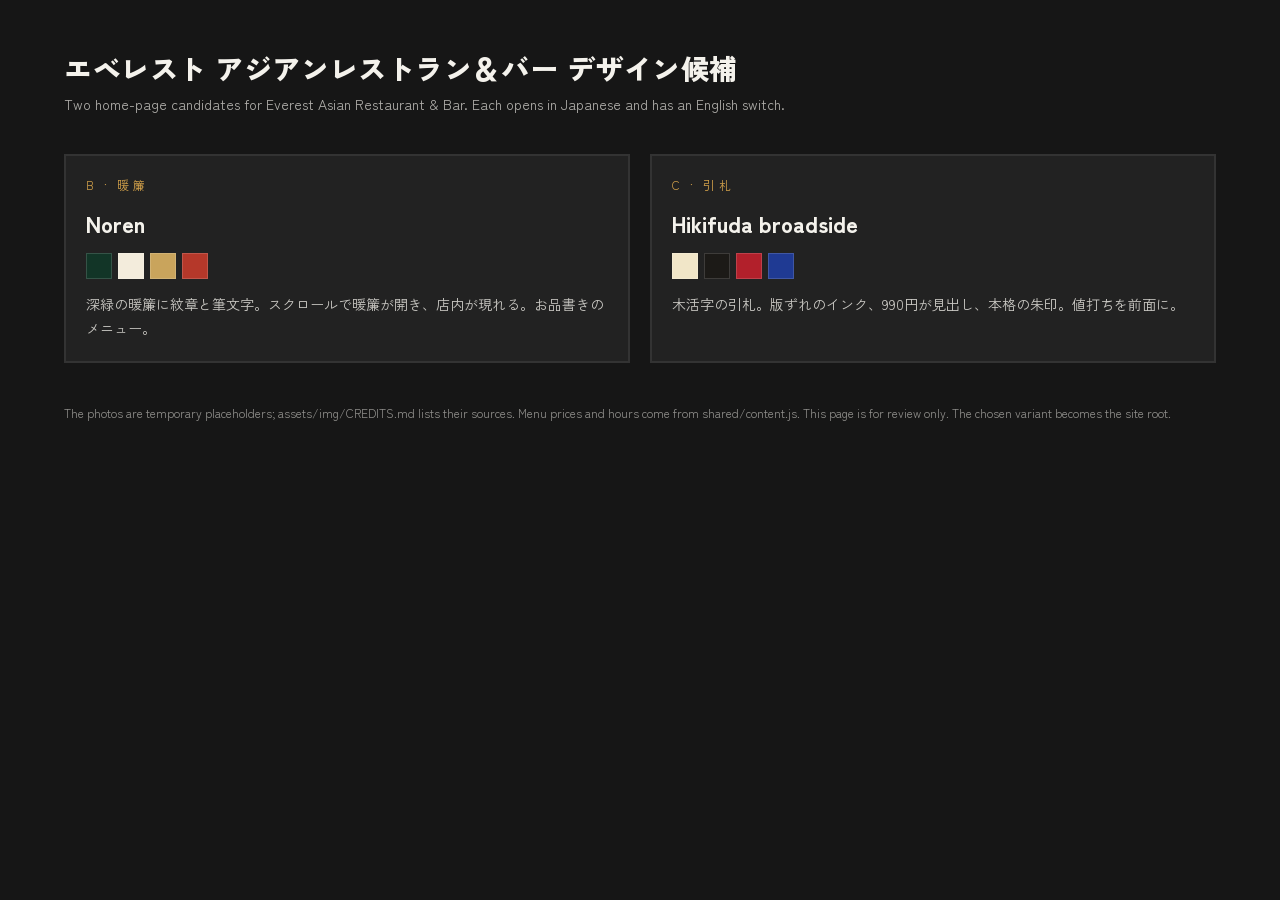
<file: index.html>
<!doctype html>
<html lang="ja">
<head>
<meta charset="utf-8">
<meta name="viewport" content="width=device-width, initial-scale=1">
<title>Everest design candidates</title>
<meta name="robots" content="noindex">
<link rel="icon" href="assets/img/logo.png">
<link href="https://fonts.googleapis.com/css2?family=Zen+Kaku+Gothic+New:wght@400;700;900&display=swap" rel="stylesheet">
<style>
*{box-sizing:border-box}body{margin:0;background:#161616;color:#F4F2EC;font-family:"Zen Kaku Gothic New",system-ui,sans-serif;-webkit-font-smoothing:antialiased}
.wrap{max-width:1200px;margin:0 auto;padding:48px 24px 80px}
h1{margin:0 0 6px;font-size:28px;font-weight:900;letter-spacing:.02em}
.sub{margin:0 0 40px;font-size:14px;opacity:.7}
.grid{display:grid;grid-template-columns:repeat(auto-fit,minmax(300px,1fr));gap:20px}
a.card{display:flex;flex-direction:column;gap:14px;padding:20px;background:#222;color:inherit;text-decoration:none;border:2px solid #333;transition:border-color .12s,transform .12s}
a.card:hover{border-color:#CE9E49;transform:translateY(-2px)}
.k{font-size:12px;letter-spacing:.3em;color:#CE9E49}
.t{font-size:22px;font-weight:900}
.d{font-size:14px;line-height:1.7;opacity:.8}
.sw{display:flex;gap:6px}.sw span{width:26px;height:26px;border:1px solid rgba(255,255,255,.15)}
.foot{margin-top:40px;font-size:12px;opacity:.55;line-height:1.7}
</style>
</head>
<body>
<div class="wrap">
  <h1>エベレスト アジアンレストラン＆バー デザイン候補</h1>
  <p class="sub">Two home-page candidates for Everest Asian Restaurant &amp; Bar. Each opens in Japanese and has an English switch.</p>
  <div class="grid">
    <a class="card" href="b/"><span class="k">B · 暖簾</span><span class="t">Noren</span><span class="sw"><span style="background:#123527"></span><span style="background:#F3ECDC"></span><span style="background:#C9A45C"></span><span style="background:#B5382A"></span></span><span class="d">深緑の暖簾に紋章と筆文字。スクロールで暖簾が開き、店内が現れる。お品書きのメニュー。</span></a>
    <a class="card" href="c/"><span class="k">C · 引札</span><span class="t">Hikifuda broadside</span><span class="sw"><span style="background:#F1E6C8"></span><span style="background:#1C1A17"></span><span style="background:#B2202B"></span><span style="background:#1F3A93"></span></span><span class="d">木活字の引札。版ずれのインク、990円が見出し、本格の朱印。値打ちを前面に。</span></a>
  </div>
  <p class="foot">The photos are temporary placeholders; assets/img/CREDITS.md lists their sources. Menu prices and hours come from shared/content.js. This page is for review only. The chosen variant becomes the site root.</p>
</div>
</body>
</html>
</file>
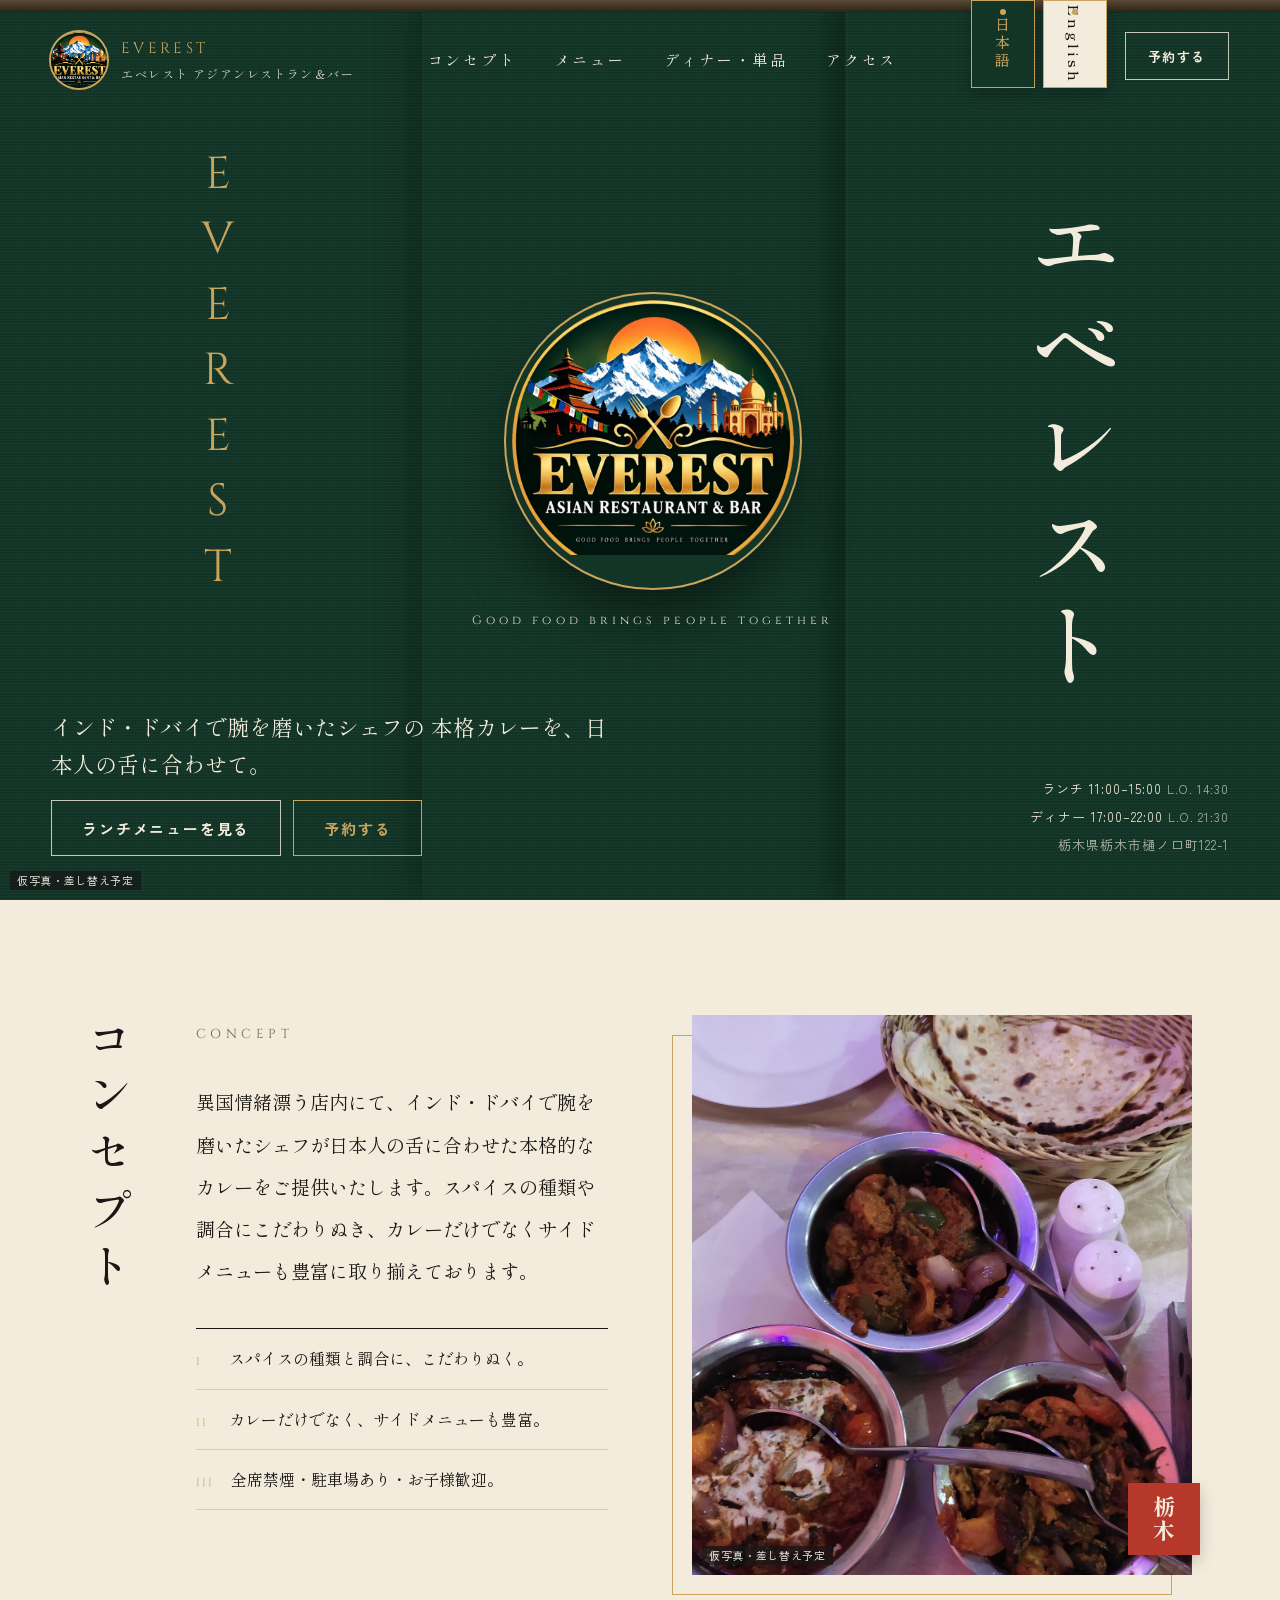
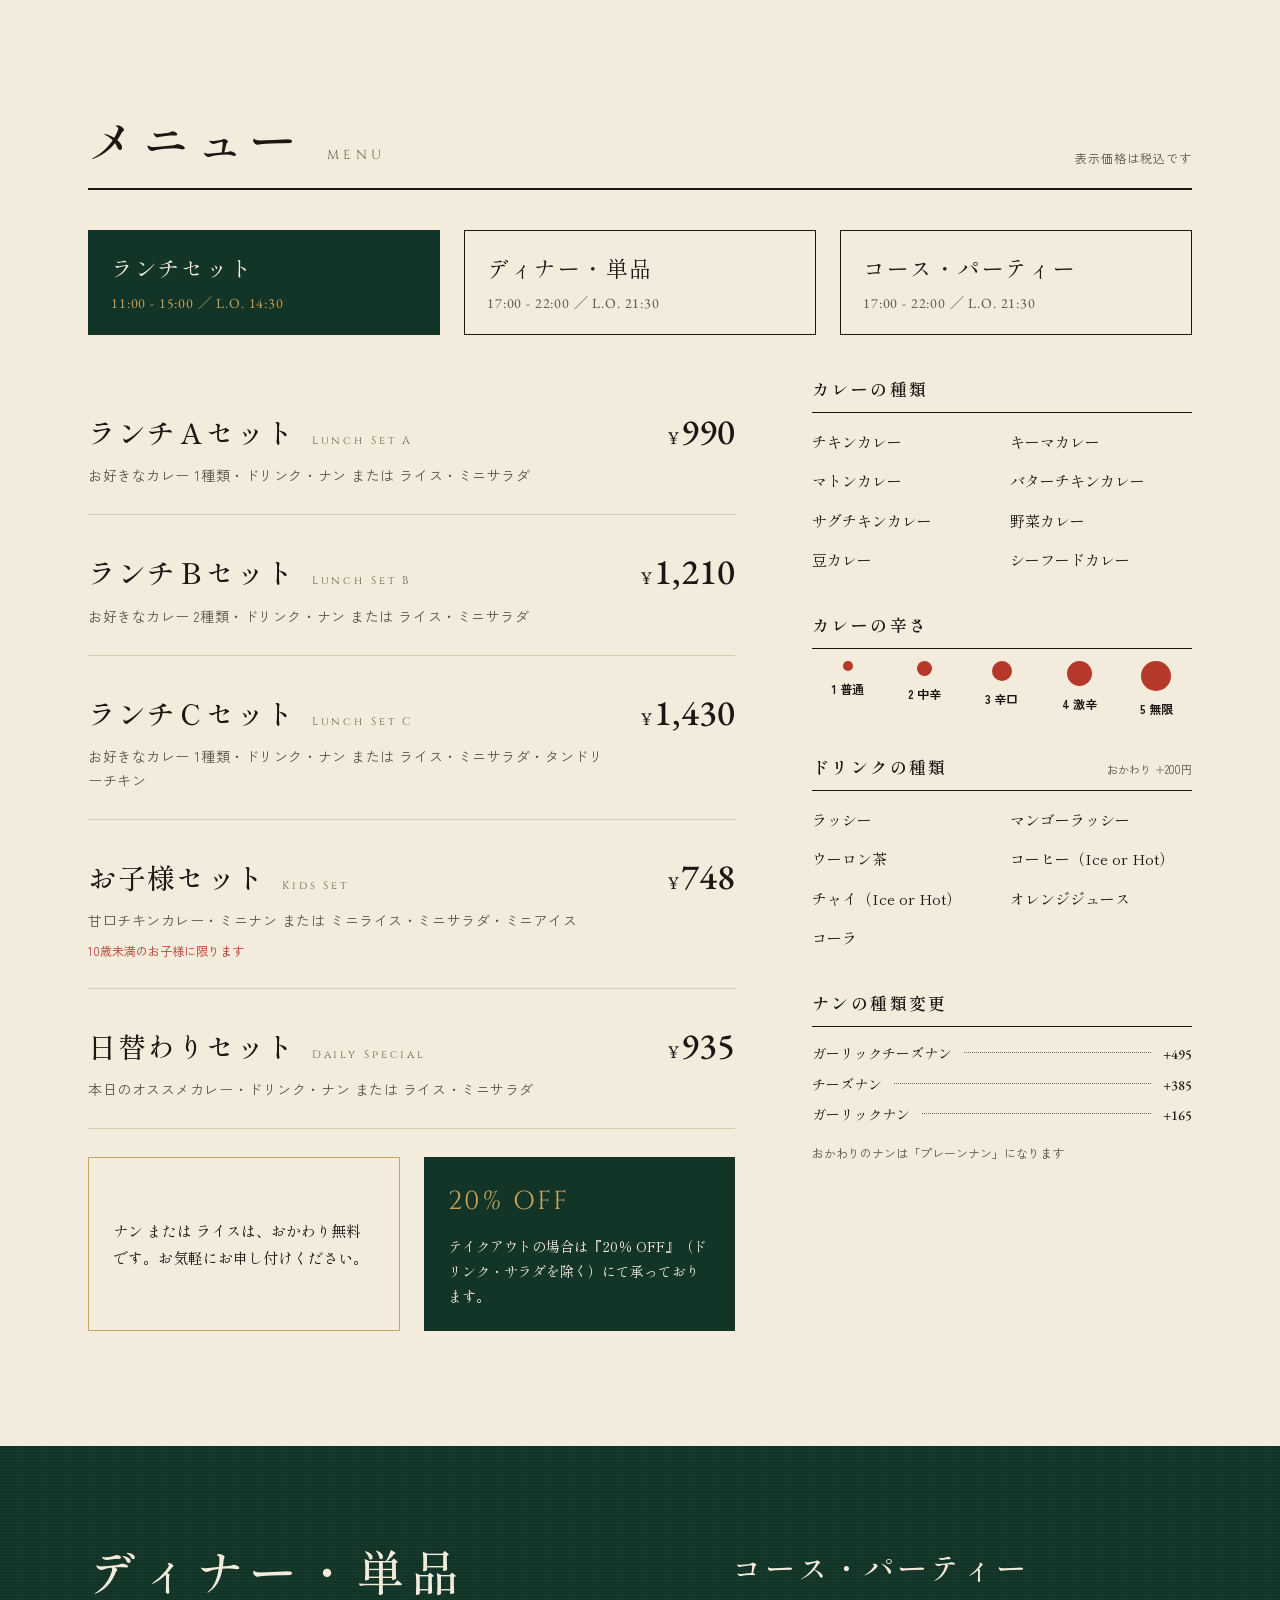
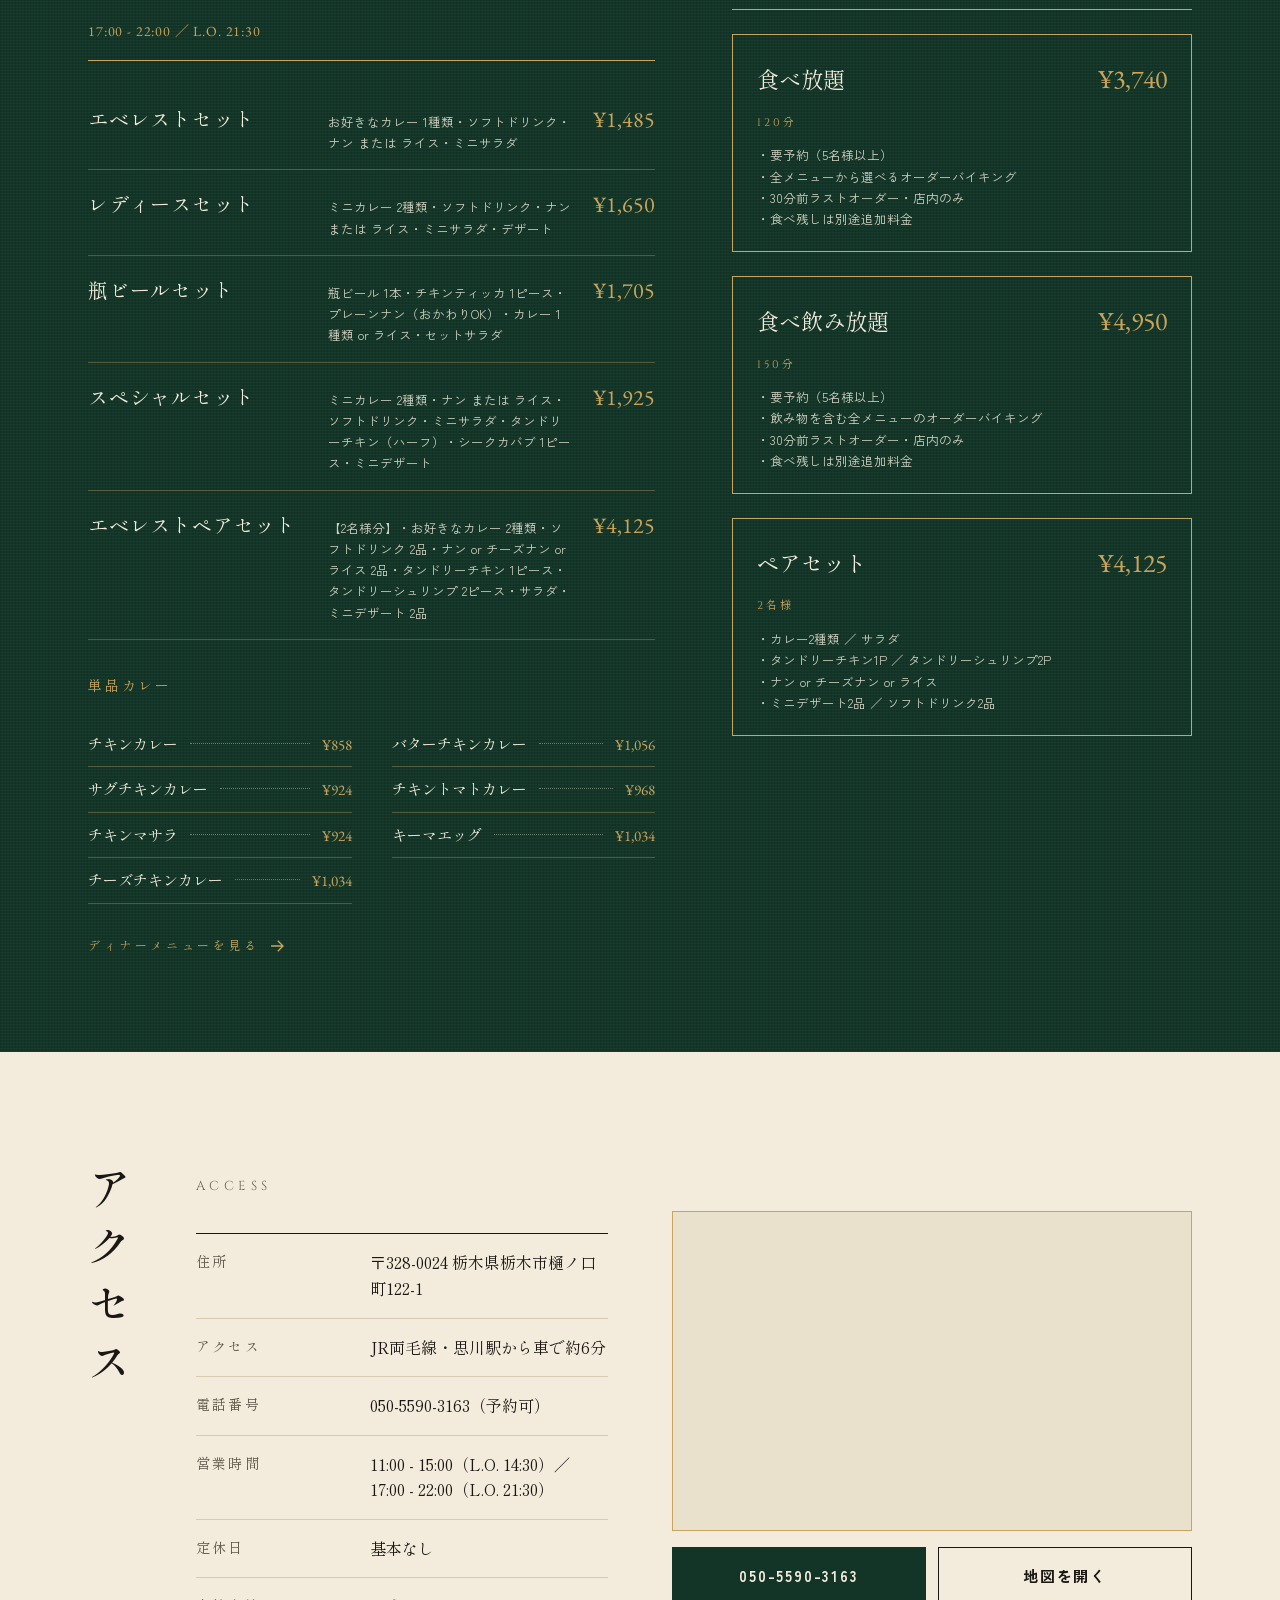
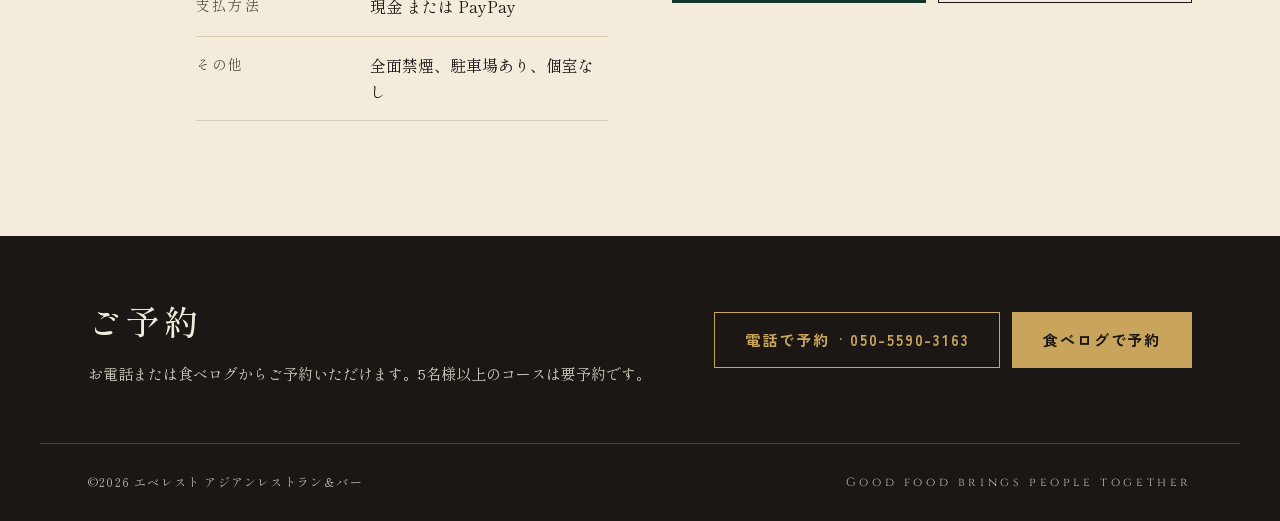
<file: b/index.html>
<!doctype html>
<html lang="ja" data-lang="ja">
<head>
<meta charset="utf-8">
<meta name="viewport" content="width=device-width, initial-scale=1">
<title>エベレスト アジアンレストラン＆バー｜栃木市樋ノ口町のインドカレー</title>
<meta name="description" content="栃木市樋ノ口町、思川駅から車で約6分のインドカレー店。インド・ドバイで腕を磨いたシェフの本格カレー。ランチセット990円から、ナン・ライスおかわり無料。">
<link rel="icon" href="../assets/img/logo.png">
<link rel="preconnect" href="https://fonts.googleapis.com">
<link rel="preconnect" href="https://fonts.gstatic.com" crossorigin>
<link href="https://fonts.googleapis.com/css2?family=Cinzel:wght@400;600;700&family=Shippori+Mincho:wght@400;500;600;700&family=EB+Garamond:ital,wght@0,400;0,500;1,400&family=Zen+Kaku+Gothic+New:wght@400;500;700&display=swap" rel="stylesheet">
<link rel="stylesheet" href="../shared/base.css">
<link rel="stylesheet" href="style.css">
</head>
<body>
<a class="skip" href="#main">本文へ</a>

<section class="hero noren" id="top">
  <img class="hero-bg" src="../assets/img/thali-table.jpg" alt="" fetchpriority="high">
  <div class="hero-shade" aria-hidden="true"></div>
  <div class="panel pl" aria-hidden="true"><div class="cloth sw"></div></div>
  <div class="panel pc" aria-hidden="true"><div class="cloth sw"></div></div>
  <div class="panel pr" aria-hidden="true"><div class="cloth sw"></div></div>
  <div class="rod" aria-hidden="true"></div>
  <span class="ph" data-t="footer.placeholder">仮写真・差し替え予定</span>

  <header class="site">
    <a class="brand" href="#top"><img src="../assets/img/logo.png" alt="" width="56" height="56"><span class="brand-t"><span class="cz">EVEREST</span><span class="brand-jp" data-t="brand.name">エベレスト アジアンレストラン＆バー</span></span></a>
    <nav class="nav" aria-label="Sections">
      <a href="#concept" data-t="nav.concept">コンセプト</a><a href="#menu" data-t="nav.menu">メニュー</a><a href="#dinner" data-t="menu.dinnerTitle">ディナー・単品</a><a href="#access" data-t="nav.access">アクセス</a>
    </nav>
    <div class="site-actions">
      <div class="tags" role="group" aria-label="Language / 言語">
        <button type="button" class="tag on" data-lang="ja" aria-pressed="true">日本語</button>
        <button type="button" class="tag" data-lang="en" aria-pressed="false">English</button>
      </div>
      <a class="btn btn-out btn-sm" data-href="tabelog" href="https://tabelog.com/tochigi/A0902/A090203/9016016/" target="_blank" rel="noopener" data-t="nav.reserve">予約する</a>
    </div>
  </header>

  <div class="crest" aria-hidden="false">
    <div class="crest-l"><span class="cz vt-lat" data-t="brand.shortAlt">EVEREST</span></div>
    <div class="crest-c"><img src="../assets/img/logo.png" alt="Everest Asian Restaurant &amp; Bar" width="300" height="300"><span class="cz crest-tag" data-t="brand.tagline">Good food brings people together</span></div>
    <div class="crest-r"><h1 class="vt" data-t="brand.short">エベレスト</h1></div>
  </div>

  <div class="footline">
    <div class="footline-l">
      <p class="hero-line"><span data-t="hero.line1">インド・ドバイで腕を磨いたシェフの</span> <span data-t="hero.line2">本格カレーを、日本人の舌に合わせて。</span></p>
      <div class="hero-cta"><a class="btn btn-out" href="#menu" data-t="hero.cta">ランチメニューを見る</a><a class="btn btn-out gold" data-href="tabelog" href="https://tabelog.com/tochigi/A0902/A090203/9016016/" target="_blank" rel="noopener" data-t="hero.cta2">予約する</a></div>
    </div>
    <div class="ui footline-r">
      <span><span data-t="hero.lunch">ランチ</span> 11:00–15:00 <small>L.O. 14:30</small></span>
      <span><span data-t="hero.dinner">ディナー</span> 17:00–22:00 <small>L.O. 21:30</small></span>
      <span class="dim" data-t="footer.addr">栃木県栃木市樋ノ口町122-1</span>
    </div>
  </div>
</section>

<main id="main">
<section class="concept wrap" id="concept">
  <h2 class="vt sec-vt" data-t="concept.title">コンセプト</h2>
  <div class="concept-text">
    <div class="cz alt" data-t="concept.titleAlt">CONCEPT</div>
    <p class="concept-body" data-t="concept.body">異国情緒漂う店内にて、インド・ドバイで腕を磨いたシェフが日本人の舌に合わせた本格的なカレーをご提供いたします。スパイスの種類や調合にこだわりぬき、カレーだけでなくサイドメニューも豊富に取り揃えております。</p>
    <ul class="facts">
      <li><span class="cz num">I</span><span data-t="concept.p1">スパイスの種類と調合に、こだわりぬく。</span></li>
      <li><span class="cz num">II</span><span data-t="concept.p2">カレーだけでなく、サイドメニューも豊富。</span></li>
      <li><span class="cz num">III</span><span data-t="concept.p3">全席禁煙・駐車場あり・お子様歓迎。</span></li>
    </ul>
  </div>
  <div class="framed">
    <div class="frame" aria-hidden="true"></div>
    <figure class="pic"><img src="../assets/img/curries.jpg" alt="" loading="lazy"><span class="ph" data-t="footer.placeholder">仮写真・差し替え予定</span></figure>
    <div class="seal" aria-hidden="true"><span class="vt">栃木</span></div>
  </div>
</section>

<section class="menu wrap" id="menu">
  <div class="menu-head">
    <div class="menu-title"><h2 data-t="menu.title">メニュー</h2><span class="cz alt" data-t="menu.titleAlt">MENU</span></div>
    <p class="ui tax" data-t="menu.tax">表示価格は税込です</p>
  </div>
  <nav class="tabs" aria-label="Menu sections">
    <a class="tab-b cur" href="#menu"><span class="t" data-t="menu.lunchTitle">ランチセット</span><span class="gar h" data-t="menu.lunchHours">11:00 - 15:00 ／ L.O. 14:30</span></a>
    <a class="tab-b" href="#dinner"><span class="t" data-t="menu.dinnerTitle">ディナー・単品</span><span class="gar h" data-t="menu.dinnerHours">17:00 - 22:00 ／ L.O. 21:30</span></a>
    <a class="tab-b" href="#course"><span class="t" data-t="menu.courseTitle">コース・パーティー</span><span class="gar h" data-t="menu.dinnerHours">17:00 - 22:00 ／ L.O. 21:30</span></a>
  </nav>
  <div class="menu-grid">
    <div class="menu-main">
      <div class="rows" data-list="lunchSets"></div>
      <div class="callouts">
        <div class="call call-gold"><span data-t="menu.refill">ナン または ライスは、おかわり無料です。お気軽にお申し付けください。</span></div>
        <div class="call call-green"><span class="cz big" data-t="menu.takeoutBig">20% OFF</span><span data-t="menu.takeout">テイクアウトの場合は『20％ OFF』（ドリンク・サラダを除く）にて承っております。</span></div>
      </div>
    </div>
    <aside class="menu-side">
      <div class="side-block"><h3 data-t="menu.curryTitle">カレーの種類</h3><ul class="two" data-list="curries"></ul></div>
      <div class="side-block"><h3 data-t="menu.spiceTitle">カレーの辛さ</h3><div class="spice" data-list="spice"></div></div>
      <div class="side-block"><h3 class="h-row"><span data-t="menu.drinkTitle">ドリンクの種類</span><small class="ui" data-t="menu.drinkNote">おかわり ＋200円</small></h3><ul class="two" data-list="drinks"></ul></div>
      <div class="side-block"><h3 data-t="menu.naanTitle">ナンの種類変更</h3><ul class="leaders" data-list="naan"></ul><p class="ui fine" data-t="menu.naanNote">おかわりのナンは「プレーンナン」になります</p></div>
    </aside>
  </div>
</section>

<section class="dinner cloth" id="dinner">
  <div class="wrap dinner-grid">
    <div class="dinner-col">
      <div class="dinner-head"><h2 data-t="menu.dinnerTitle">ディナー・単品</h2><span class="gar h" data-t="menu.dinnerHours">17:00 - 22:00 ／ L.O. 21:30</span></div>
      <div class="dsets" data-list="dinnerSets"></div>
      <div class="sub" data-t="menu.alaCarte">単品カレー</div>
      <div class="ala" data-list="alaCarte"></div>
      <a class="cz more" data-href="menu" href="https://tabelog.com/tochigi/A0902/A090203/9016016/dtlmenu/" target="_blank" rel="noopener"><span data-t="menu.seeDinner">ディナーメニューを見る</span> <svg class="ic" width="18" height="18" viewBox="0 0 24 24" fill="none" stroke="currentColor" stroke-width="1.8" aria-hidden="true"><path d="M4 12h15M13 5l7 7-7 7"/></svg></a>
    </div>
    <div class="course-col" id="course">
      <h2 class="course-title" data-t="menu.courseTitle">コース・パーティー</h2>
      <div class="courses" data-list="courses"></div>
    </div>
  </div>
</section>

<section class="access wrap" id="access">
  <h2 class="vt sec-vt" data-t="access.title">アクセス</h2>
  <div class="access-text">
    <div class="cz alt" data-t="access.titleAlt">ACCESS</div>
    <div class="kvs" data-list="accessRows"></div>
  </div>
  <div class="access-map">
    <div class="mapbox"><iframe class="map" title="Map / 地図" loading="lazy" referrerpolicy="no-referrer-when-downgrade" src="https://www.google.com/maps?q=%E6%A0%83%E6%9C%A8%E7%9C%8C%E6%A0%83%E6%9C%A8%E5%B8%82%E6%A8%8B%E3%83%8E%E5%8F%A3%E7%94%BA122-1&z=15&output=embed"></iframe></div>
    <div class="access-btns"><a class="btn btn-green" href="tel:050-5590-3163">050-5590-3163</a><a class="btn btn-ink" data-href="map" href="https://tabelog.com/tochigi/A0902/A090203/9016016/dtlmap/" target="_blank" rel="noopener" data-t="access.map">地図を開く</a></div>
  </div>
</section>
</main>

<footer class="foot">
  <div class="wrap reserve">
    <div><h2 class="reserve-t" data-t="reserve.title">ご予約</h2><p class="reserve-b" data-t="reserve.body">お電話または食べログからご予約いただけます。5名様以上のコースは要予約です。</p></div>
    <div class="reserve-btns"><a class="btn btn-out gold" href="tel:050-5590-3163"><span data-t="reserve.call">電話で予約</span> · 050-5590-3163</a><a class="btn btn-gold" data-href="tabelog" href="https://tabelog.com/tochigi/A0902/A090203/9016016/" target="_blank" rel="noopener" data-t="reserve.tabelog">食べログで予約</a></div>
  </div>
  <div class="wrap foot-row"><span data-t="footer.copy">©2025 エベレスト アジアンレストラン＆バー</span><span class="cz tagline" data-t="brand.tagline">Good food brings people together</span></div>
</footer>

<div class="mob-bar"><a class="btn btn-green" href="tel:050-5590-3163" data-t="nav.call">電話する</a><a class="btn btn-gold" data-href="tabelog" href="https://tabelog.com/tochigi/A0902/A090203/9016016/" target="_blank" rel="noopener" data-t="nav.reserve">予約する</a></div>

<script src="../shared/content.js"></script>
<script src="../shared/site.js"></script>
<script src="page.js"></script>
</body>
</html>
</file>
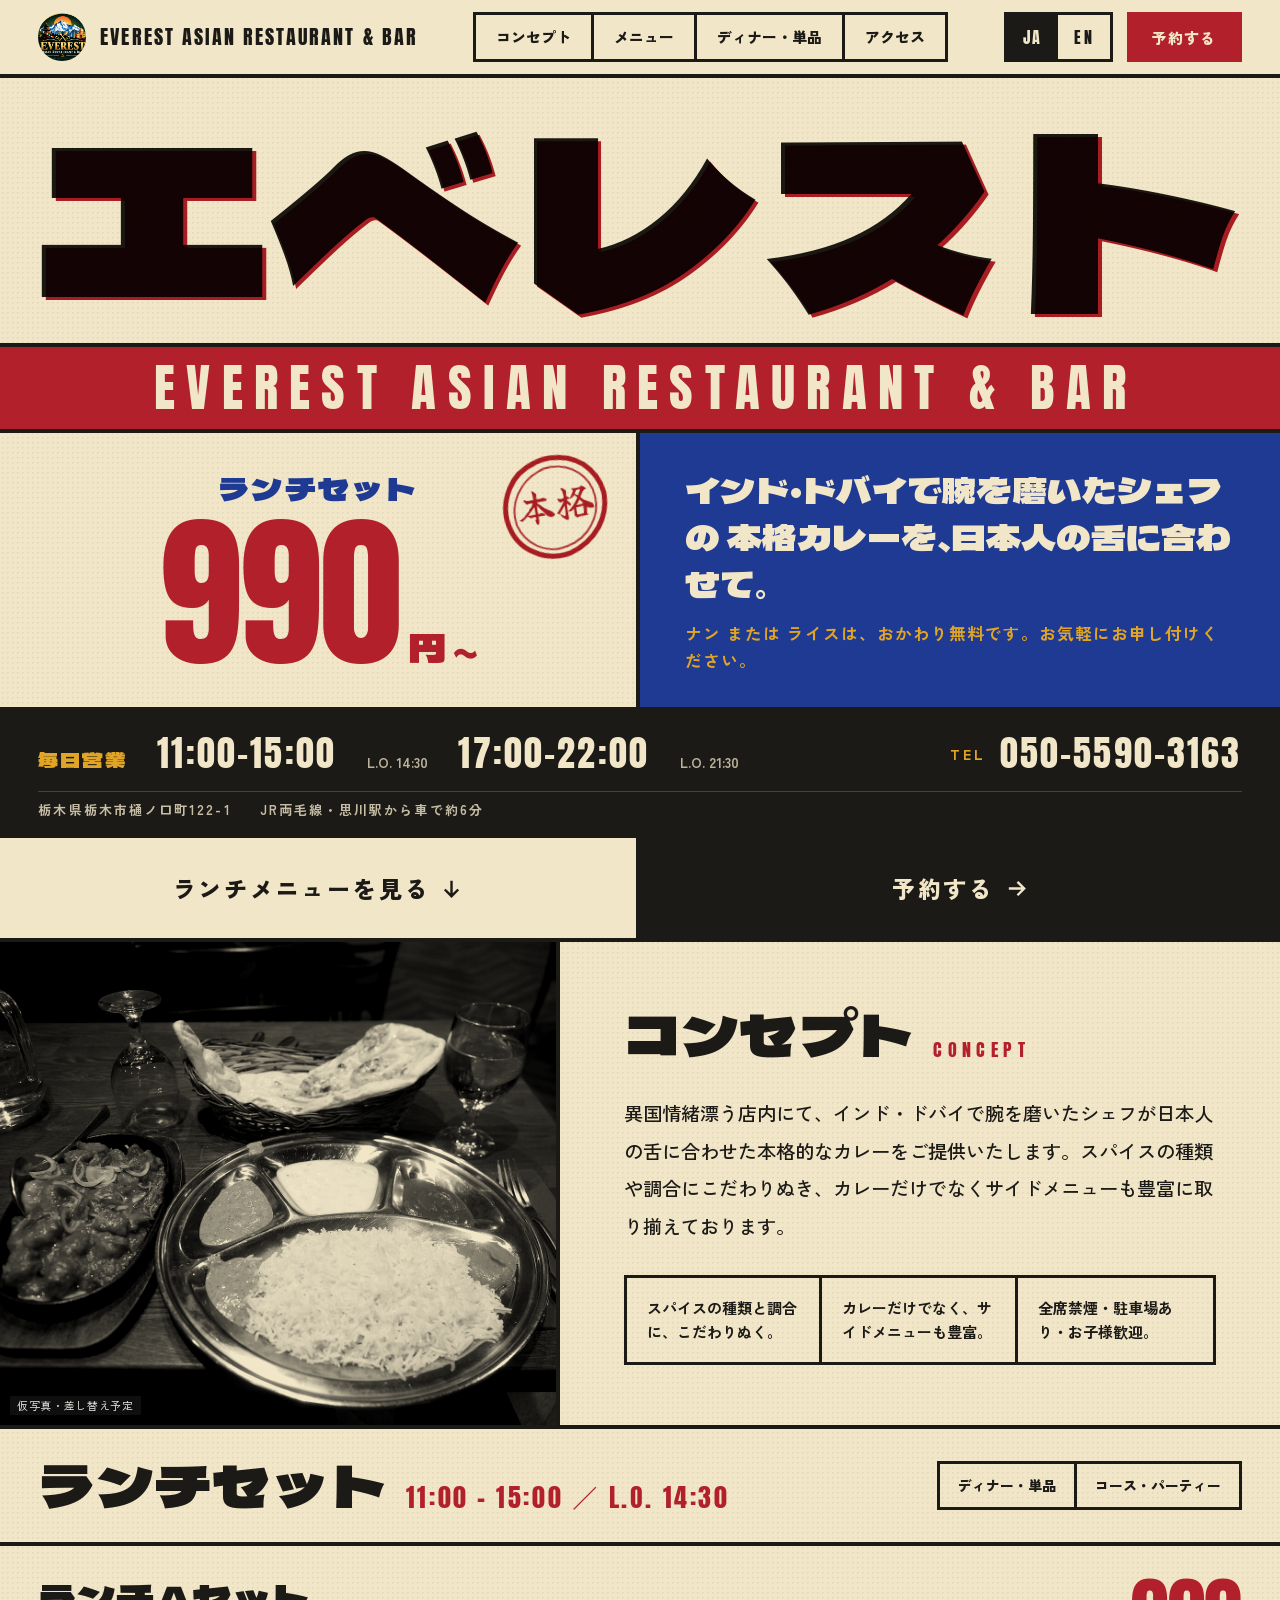
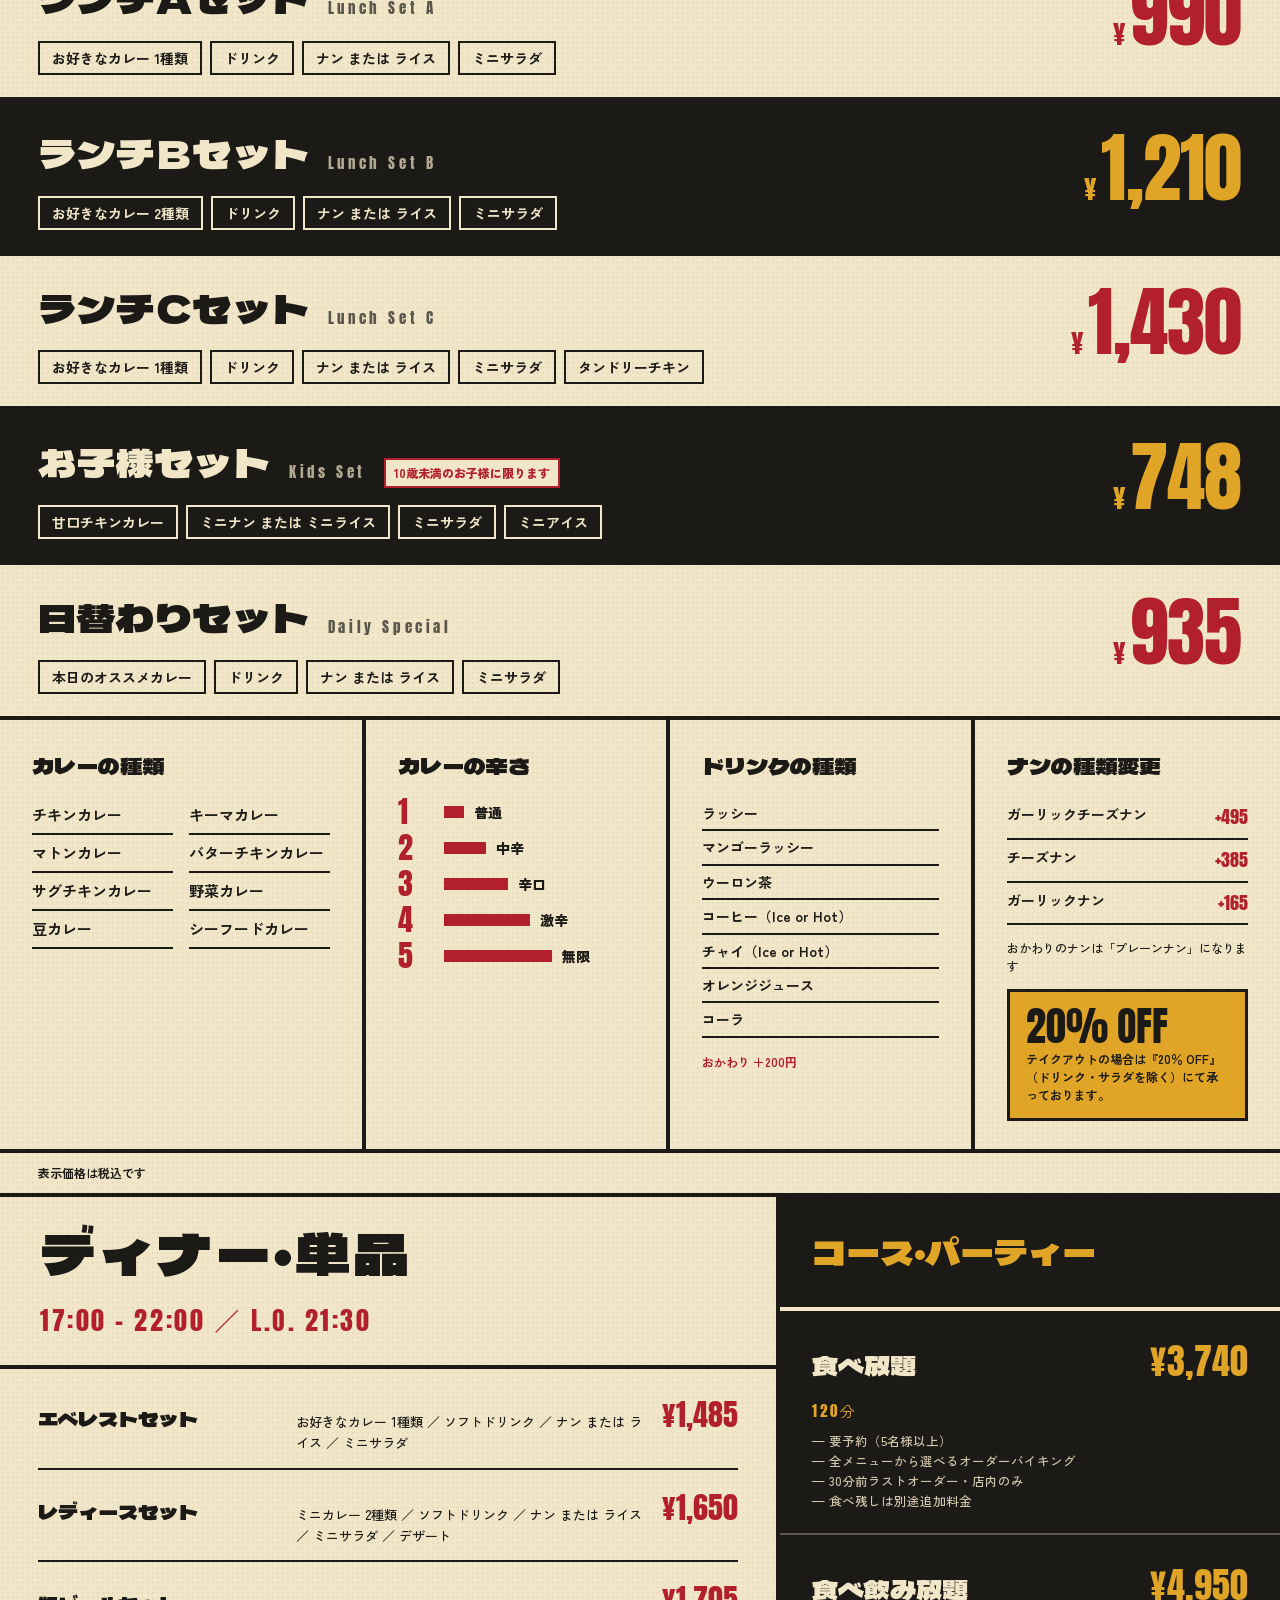
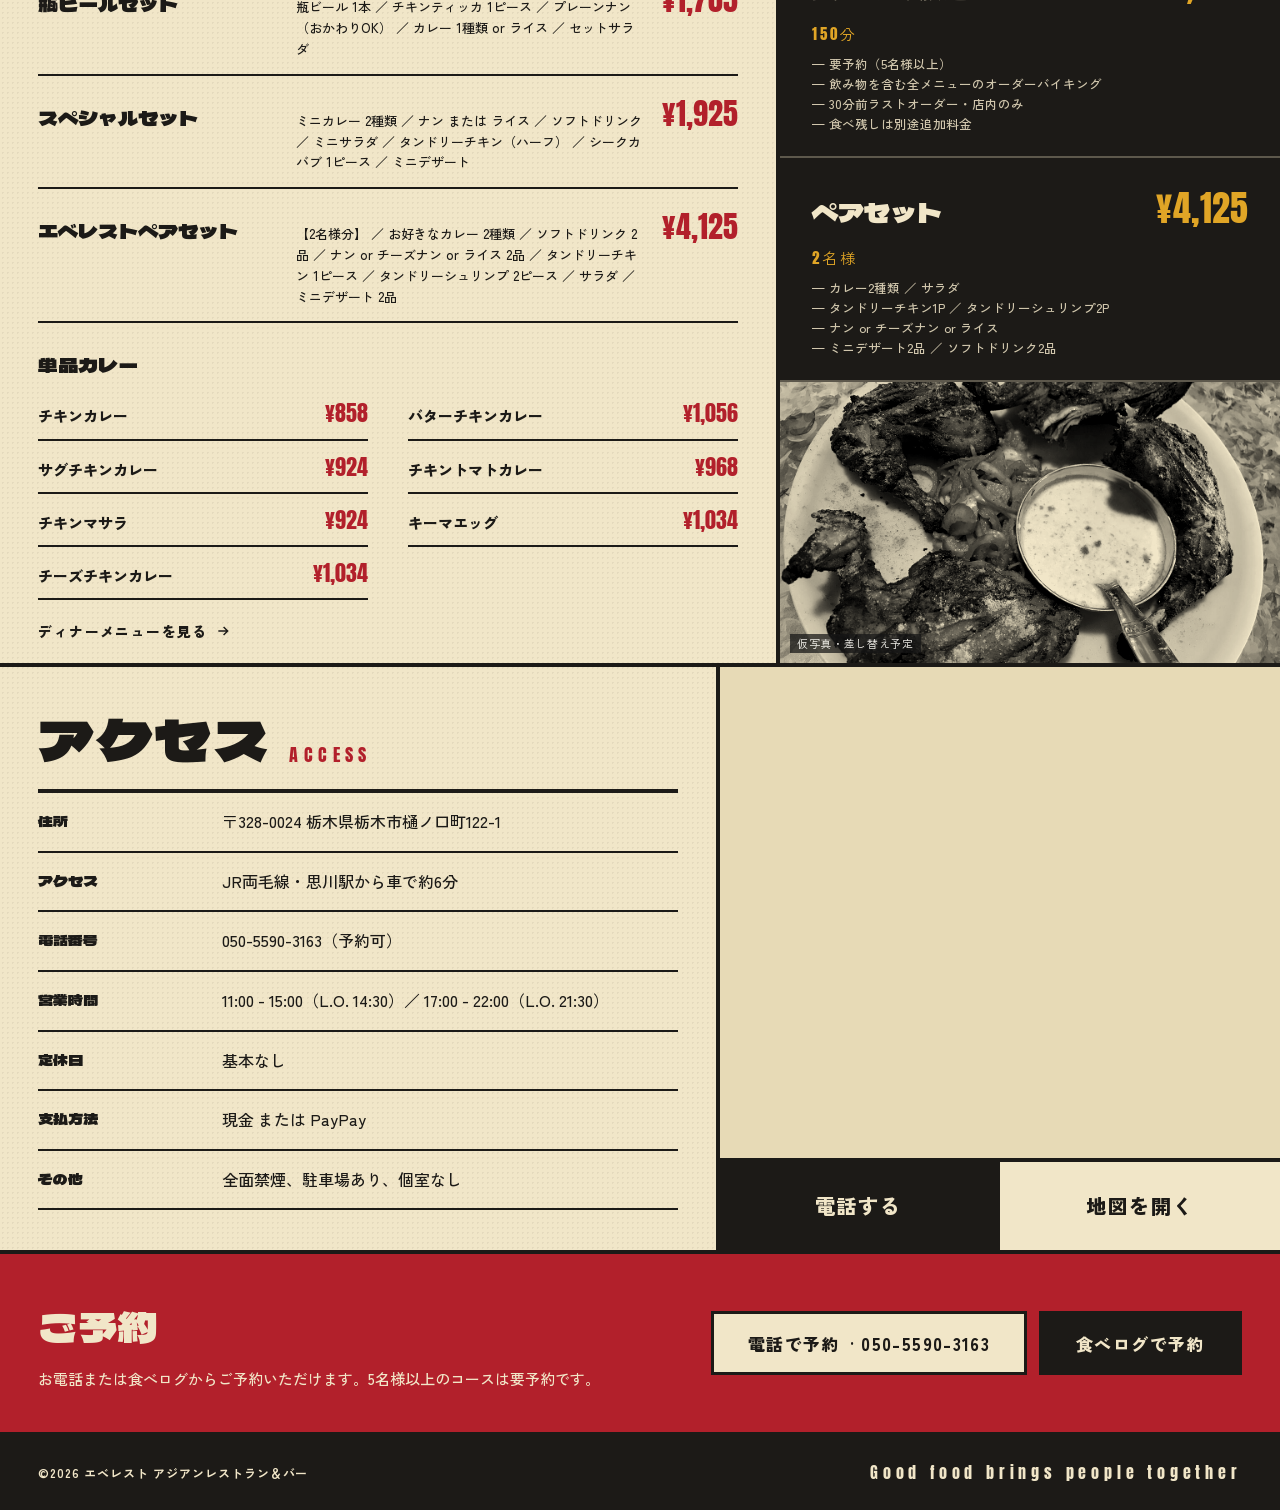
<file: c/index.html>
<!doctype html>
<html lang="ja" data-lang="ja">
<head>
<meta charset="utf-8">
<meta name="viewport" content="width=device-width, initial-scale=1">
<title>エベレスト アジアンレストラン＆バー｜栃木市樋ノ口町のインドカレー</title>
<meta name="description" content="栃木市樋ノ口町、思川駅から車で約6分のインドカレー店。インド・ドバイで腕を磨いたシェフの本格カレー。ランチセット990円から、ナン・ライスおかわり無料。">
<link rel="icon" href="../assets/img/logo.png">
<link rel="preconnect" href="https://fonts.googleapis.com">
<link rel="preconnect" href="https://fonts.gstatic.com" crossorigin>
<link href="https://fonts.googleapis.com/css2?family=Dela+Gothic+One&family=Anton&family=Yuji+Boku&family=Zen+Kaku+Gothic+New:wght@400;500;700;900&display=swap" rel="stylesheet">
<link rel="stylesheet" href="../shared/base.css">
<link rel="stylesheet" href="style.css">
</head>
<body class="stock">
<a class="skip" href="#main">本文へ</a>

<header class="site">
  <a class="brand" href="#top"><img src="../assets/img/logo.png" alt="" width="48" height="48"><span class="cond brand-n">EVEREST ASIAN RESTAURANT &amp; BAR</span></a>
  <nav class="nav" aria-label="Sections">
    <a href="#concept" data-t="nav.concept">コンセプト</a><a href="#menu" data-t="nav.menu">メニュー</a><a href="#dinner" data-t="menu.dinnerTitle">ディナー・単品</a><a href="#access" data-t="nav.access">アクセス</a>
  </nav>
  <div class="site-actions">
    <div class="lang" role="group" aria-label="Language / 言語"><button type="button" class="on" data-lang="ja" aria-pressed="true">JA</button><button type="button" data-lang="en" aria-pressed="false">EN</button></div>
    <a class="btn btn-red btn-sm" data-href="tabelog" href="https://tabelog.com/tochigi/A0902/A090203/9016016/" target="_blank" rel="noopener" data-t="nav.reserve">予約する</a>
  </div>
</header>

<main id="main">
<section class="hero" id="top">
  <div class="band band-name"><h1 class="reg wood" data-w="エベレスト" id="regword"><span data-t="brand.short">エベレスト</span></h1></div>
  <div class="band band-red cond" data-t="brand.nameAlt">EVEREST ASIAN RESTAURANT &amp; BAR</div>
  <div class="band-split">
    <div class="cell-price">
      <div class="wood price-k" data-t="menu.lunchTitle">ランチセット</div>
      <div class="price-row"><span class="cond price-n">990</span><span class="wood price-yen" data-t="hero.yen">円</span><span class="wood price-from" data-t="hero.from">〜</span></div>
      <svg class="seal" viewBox="0 0 120 120" aria-hidden="true"><path fill="none" stroke="#B2202B" stroke-width="5.5" stroke-linejoin="round" d="M60 5c14 0 26 4 36 12 9 8 16 20 18 33 1 14-3 27-11 38-9 12-21 20-35 24-14 3-28 1-40-7-12-7-20-19-23-33C2 58 5 44 12 32 19 20 30 12 43 8c5-2 11-3 17-3z"/><path fill="none" stroke="#B2202B" stroke-width="2.2" stroke-linejoin="round" d="M60 15c11 0 22 4 30 11 8 7 13 17 14 28 1 11-2 22-9 31-7 10-17 16-29 19-11 3-23 1-33-5-9-6-16-15-19-26-2-11 0-23 6-33 6-10 15-18 26-22 4-2 9-3 14-3z" opacity=".85"/><text x="60" y="73" text-anchor="middle" font-family="Yuji Boku, Shippori Mincho, serif" font-size="42" fill="#B2202B">本格</text></svg>
    </div>
    <div class="cell-blue">
      <p class="wood blue-line"><span data-t="hero.line1">インド・ドバイで腕を磨いたシェフの</span> <span data-t="hero.line2">本格カレーを、日本人の舌に合わせて。</span></p>
      <p class="blue-sub" data-t="menu.refill">ナン または ライスは、おかわり無料です。お気軽にお申し付けください。</p>
    </div>
  </div>
  <div class="band band-hours">
    <div class="hours"><span class="wood open" data-t="hero.openDaily">毎日営業</span><span class="cond time">11:00–15:00</span><span class="lo">L.O. 14:30</span><span class="cond time">17:00–22:00</span><span class="lo">L.O. 21:30</span></div>
    <a class="cond tel" href="tel:050-5590-3163"><span class="tel-k">TEL</span>050-5590-3163</a>
    <div class="facts-line"><span data-t="footer.addr">栃木県栃木市樋ノ口町122-1</span><span data-t="hero.drive">JR両毛線・思川駅から車で約6分</span></div>
  </div>
  <div class="band-cta">
    <a class="btn btn-cream" href="#menu"><span data-t="hero.cta">ランチメニューを見る</span> <svg class="ic" width="18" height="18" viewBox="0 0 24 24" fill="none" stroke="currentColor" stroke-width="2.5" aria-hidden="true"><path d="M12 4v15M5 13l7 7 7-7"/></svg></a>
    <a class="btn btn-ink" data-href="tabelog" href="https://tabelog.com/tochigi/A0902/A090203/9016016/" target="_blank" rel="noopener"><span data-t="hero.cta2">予約する</span> <svg class="ic" width="18" height="18" viewBox="0 0 24 24" fill="none" stroke="currentColor" stroke-width="2.5" aria-hidden="true"><path d="M4 12h15M13 5l7 7-7 7"/></svg></a>
  </div>
</section>

<section class="concept" id="concept">
  <figure class="plate"><img class="print" src="../assets/img/thali-table.jpg" alt="" loading="lazy"><span class="ph" data-t="footer.placeholder">仮写真・差し替え予定</span></figure>
  <div class="concept-text">
    <div class="h-line"><h2 class="wood" data-t="concept.title">コンセプト</h2><span class="cond alt" data-t="concept.titleAlt">CONCEPT</span></div>
    <p class="concept-body" data-t="concept.body">異国情緒漂う店内にて、インド・ドバイで腕を磨いたシェフが日本人の舌に合わせた本格的なカレーをご提供いたします。スパイスの種類や調合にこだわりぬき、カレーだけでなくサイドメニューも豊富に取り揃えております。</p>
    <div class="facts"><div data-t="concept.p1">スパイスの種類と調合に、こだわりぬく。</div><div data-t="concept.p2">カレーだけでなく、サイドメニューも豊富。</div><div data-t="concept.p3">全席禁煙・駐車場あり・お子様歓迎。</div></div>
  </div>
</section>

<section class="menu" id="menu">
  <div class="menu-head">
    <div class="h-line"><h2 class="wood" data-t="menu.lunchTitle">ランチセット</h2><span class="cond hours-t" data-t="menu.lunchHours">11:00 - 15:00 ／ L.O. 14:30</span></div>
    <nav class="tabs" aria-label="Menu sections"><a href="#dinner" data-t="menu.dinnerTitle">ディナー・単品</a><a href="#course" data-t="menu.courseTitle">コース・パーティー</a></nav>
  </div>
  <div class="fares" data-list="lunchSets"></div>
  <div class="info">
    <div class="info-col"><h3 class="wood" data-t="menu.curryTitle">カレーの種類</h3><ul class="two" data-list="curries"></ul></div>
    <div class="info-col"><h3 class="wood" data-t="menu.spiceTitle">カレーの辛さ</h3><div class="spice" data-list="spice"></div></div>
    <div class="info-col"><h3 class="wood" data-t="menu.drinkTitle">ドリンクの種類</h3><ul data-list="drinks"></ul><p class="red-note" data-t="menu.drinkNote">おかわり ＋200円</p></div>
    <div class="info-col"><h3 class="wood" data-t="menu.naanTitle">ナンの種類変更</h3><ul class="naan" data-list="naan"></ul><p class="fine" data-t="menu.naanNote">おかわりのナンは「プレーンナン」になります</p><div class="takeout"><span class="cond big" data-t="menu.takeoutBig">20% OFF</span><span data-t="menu.takeout">テイクアウトの場合は『20％ OFF』（ドリンク・サラダを除く）にて承っております。</span></div></div>
  </div>
  <p class="tax" data-t="menu.tax">表示価格は税込です</p>
</section>

<section class="dinner" id="dinner">
  <div class="dinner-col">
    <div class="h-line pad"><h2 class="wood" data-t="menu.dinnerTitle">ディナー・単品</h2><span class="cond hours-t" data-t="menu.dinnerHours">17:00 - 22:00 ／ L.O. 21:30</span></div>
    <div class="dsets" data-list="dinnerSets"></div>
    <h3 class="wood sub" data-t="menu.alaCarte">単品カレー</h3>
    <div class="ala" data-list="alaCarte"></div>
    <a class="more" data-href="menu" href="https://tabelog.com/tochigi/A0902/A090203/9016016/dtlmenu/" target="_blank" rel="noopener"><span data-t="menu.seeDinner">ディナーメニューを見る</span> <svg class="ic" width="18" height="18" viewBox="0 0 24 24" fill="none" stroke="currentColor" stroke-width="2.5" aria-hidden="true"><path d="M4 12h15M13 5l7 7-7 7"/></svg></a>
  </div>
  <div class="course-col" id="course">
    <h2 class="wood course-title" data-t="menu.courseTitle">コース・パーティー</h2>
    <div class="courses" data-list="courses"></div>
    <figure class="plate plate-course"><img class="print" src="../assets/img/tandoori.jpg" alt="" loading="lazy"><span class="ph" data-t="footer.placeholder">仮写真・差し替え予定</span></figure>
  </div>
</section>

<section class="access" id="access">
  <div class="access-text">
    <div class="h-line"><h2 class="wood" data-t="access.title">アクセス</h2><span class="cond alt" data-t="access.titleAlt">ACCESS</span></div>
    <div class="kvs" data-list="accessRows"></div>
  </div>
  <div class="access-map">
    <div class="mapbox"><iframe class="map" title="Map / 地図" loading="lazy" referrerpolicy="no-referrer-when-downgrade" src="https://www.google.com/maps?q=%E6%A0%83%E6%9C%A8%E7%9C%8C%E6%A0%83%E6%9C%A8%E5%B8%82%E6%A8%8B%E3%83%8E%E5%8F%A3%E7%94%BA122-1&z=15&output=embed"></iframe></div>
    <div class="access-btns"><a class="btn btn-ink" href="tel:050-5590-3163" data-t="nav.call">電話する</a><a class="btn btn-cream" data-href="map" href="https://tabelog.com/tochigi/A0902/A090203/9016016/dtlmap/" target="_blank" rel="noopener" data-t="access.map">地図を開く</a></div>
  </div>
</section>
</main>

<footer class="foot">
  <div class="reserve">
    <div><h2 class="wood reserve-t" data-t="reserve.title">ご予約</h2><p class="reserve-b" data-t="reserve.body">お電話または食べログからご予約いただけます。5名様以上のコースは要予約です。</p></div>
    <div class="reserve-btns"><a class="btn btn-cream" href="tel:050-5590-3163"><span data-t="reserve.call">電話で予約</span> · 050-5590-3163</a><a class="btn btn-ink" data-href="tabelog" href="https://tabelog.com/tochigi/A0902/A090203/9016016/" target="_blank" rel="noopener" data-t="reserve.tabelog">食べログで予約</a></div>
  </div>
  <div class="foot-row"><span data-t="footer.copy">©2025 エベレスト アジアンレストラン＆バー</span><span class="cond tagline" data-t="brand.tagline">Good food brings people together</span></div>
</footer>

<div class="mob-bar"><a class="btn btn-ink" href="tel:050-5590-3163" data-t="nav.call">電話する</a><a class="btn btn-red" data-href="tabelog" href="https://tabelog.com/tochigi/A0902/A090203/9016016/" target="_blank" rel="noopener" data-t="nav.reserve">予約する</a></div>

<script src="../shared/content.js"></script>
<script src="../shared/site.js"></script>
<script src="page.js"></script>
</body>
</html>
</file>
<file: shared/base.css>
/* Everest shared base: reset, media, print, accessibility. Variant styles build on this. */
*,*::before,*::after{box-sizing:border-box}
html{-webkit-text-size-adjust:100%;scroll-behavior:smooth}
@media (prefers-reduced-motion:reduce){html{scroll-behavior:auto}*,*::before,*::after{animation-duration:.01ms!important;animation-iteration-count:1!important;transition-duration:.01ms!important}}
body{margin:0;min-height:100vh;-webkit-font-smoothing:antialiased;text-rendering:optimizeLegibility}
img{display:block;max-width:100%;height:auto}
ul{margin:0;padding:0;list-style:none}
h1,h2,h3,p{margin:0}
a{text-decoration:none;color:inherit}
button{font:inherit;color:inherit;background:none;border:0;padding:0;cursor:pointer}
.sr-only{position:absolute;width:1px;height:1px;padding:0;margin:-1px;overflow:hidden;clip:rect(0,0,0,0);white-space:nowrap;border:0}
.skip{position:absolute;left:-999px;top:8px;z-index:100;padding:8px 12px;background:#161616;color:#fff}
.skip:focus{left:8px}
.ph{position:absolute;left:10px;bottom:10px;z-index:1;padding:4px 7px;font:400 11px/1 "Zen Kaku Gothic New",system-ui,sans-serif;letter-spacing:.06em;color:#f4f2ec;background:rgba(22,22,22,.72)}
.map{width:100%;height:100%;border:0;display:block;filter:saturate(.85)}
:focus-visible{outline:3px solid var(--focus,#17357d);outline-offset:2px}
::selection{background:var(--sel,#ce9e49);color:var(--sel-ink,#161616)}
@media print{.mob-bar,.lang,[data-lang]{display:none!important}}
</file>
<file: b/style.css>
/* Variant B — 暖簾 Noren. Forest-green cloth, washi cream, gold hairlines, sumi, one vermilion seal. */
:root{--cloth:#123527;--cloth-2:#0C2419;--washi:#F3ECDC;--washi-2:#EAE1CC;--gold:#C9A45C;--sumi:#1A1714;--ink-2:#5B5346;--ink-3:#6E6350;--rule:#D8CCB0;--verm:#B5382A;--focus:#B5382A;--sel:#C9A45C;--sel-ink:#1A1714;--mincho:"Shippori Mincho","EB Garamond",Georgia,serif;--cz:"Cinzel","Shippori Mincho",serif;--gar:"EB Garamond","Shippori Mincho",serif;--ui:"Zen Kaku Gothic New",system-ui,sans-serif}
body{background:var(--washi);color:var(--sumi);font-family:var(--mincho);line-height:1.7}
.cz{font-family:var(--cz)}.gar{font-family:var(--gar)}.ui{font-family:var(--ui)}
.vt{writing-mode:vertical-rl;text-orientation:mixed}
.vt-lat{writing-mode:vertical-rl;text-orientation:upright}
.wrap{max-width:1200px;margin:0 auto;padding-left:clamp(16px,4vw,48px);padding-right:clamp(16px,4vw,48px)}
.alt{font-size:13px;letter-spacing:.34em;color:var(--ink-3)}
.btn{display:inline-flex;align-items:center;justify-content:center;gap:10px;min-height:56px;padding:0 30px;font:700 15px/1 var(--ui);letter-spacing:.12em;border:1.5px solid transparent;transition:background .12s ease-out,color .12s ease-out,transform .12s ease-out}
.btn:hover{transform:translateY(-1px)}
.btn-sm{min-height:48px;padding:0 22px;font-size:13px;white-space:nowrap}
.btn-green{background:var(--cloth);color:var(--washi);border-color:var(--cloth)}.btn-green:hover{background:var(--cloth-2)}
.btn-out{background:transparent;color:var(--washi);border-color:rgba(243,236,220,.8)}.btn-out:hover{background:rgba(243,236,220,.12)}
.btn-out.gold{color:var(--gold);border-color:var(--gold)}
.btn-ink{background:transparent;color:var(--sumi);border-color:var(--sumi)}.btn-ink:hover{background:var(--sumi);color:var(--washi)}
.btn-gold{background:var(--gold);color:var(--sumi);border-color:var(--gold)}.btn-gold:hover{background:#d9b86e}
.leader{flex-grow:1;border-bottom:1px dotted var(--ink-3);margin:0 12px;transform:translateY(-6px)}

/* hero: the noren */
.hero{position:relative;min-height:100svh;overflow:hidden;background:var(--sumi);isolation:isolate;--part:0}
.hero-bg{position:absolute;inset:0;width:100%;height:100%;object-fit:cover;object-position:50% 55%;filter:saturate(.9) brightness(.85);z-index:-3}
.hero-shade{position:absolute;inset:0;z-index:-2;background:linear-gradient(180deg,rgba(26,23,20,.5),rgba(26,23,20,.25) 50%,rgba(26,23,20,.7))}
.cloth{background-color:var(--cloth);background-image:repeating-linear-gradient(0deg,rgba(255,255,255,.035) 0 1px,transparent 1px 3px),repeating-linear-gradient(90deg,rgba(0,0,0,.08) 0 1px,transparent 1px 3px)}
.panel{position:absolute;top:0;bottom:0;z-index:-1;transition:transform 1.1s cubic-bezier(.2,.8,.2,1);transform-origin:top center}
.panel .sw{position:absolute;inset:0;animation:sway 7s ease-in-out infinite}
.pl{left:0;width:34%;box-shadow:12px 0 30px rgba(0,0,0,.35);transform:translateX(calc(var(--part) * -60%)) rotate(calc(var(--part) * -1.5deg))}
.pc{left:33%;width:34%;box-shadow:0 0 40px rgba(0,0,0,.35);transform:translateY(calc(var(--part) * -12%))}
.pr{right:0;width:34%;box-shadow:-12px 0 30px rgba(0,0,0,.35);transform:translateX(calc(var(--part) * 60%)) rotate(calc(var(--part) * 1.5deg))}
.pr .sw{animation-delay:-2.3s}.pc .sw{animation-delay:-4.6s}
@keyframes sway{0%,100%{transform:translateX(0) rotate(0)}50%{transform:translateX(6px) rotate(.25deg)}}
@media (hover:hover){.noren:hover .pl{transform:translateX(-46%) rotate(-1.2deg)}.noren:hover .pr{transform:translateX(46%) rotate(1.2deg)}.noren:hover .pc{transform:translateY(-6%)}}
.rod{position:absolute;top:0;left:0;right:0;height:12px;background:linear-gradient(#5b4a34,#2e2419);z-index:2}
.hero .ph{z-index:3}
.site{position:absolute;top:12px;left:0;right:0;z-index:4;display:flex;align-items:center;justify-content:space-between;gap:16px;padding:20px clamp(16px,4vw,56px);color:var(--washi)}
.brand{display:flex;align-items:center;gap:14px;color:var(--washi)}
.brand img{width:56px;height:56px;border-radius:50%;object-fit:cover;box-shadow:0 0 0 2px var(--gold)}
.brand-t{display:flex;flex-direction:column;gap:3px}.brand-t .cz{font-size:15px;letter-spacing:.22em;color:var(--gold)}.brand-jp{font-size:12px;letter-spacing:.12em;opacity:.85}
.nav{display:flex;gap:clamp(20px,3vw,40px);font-size:15px;letter-spacing:.18em}.nav a{color:var(--washi)}.nav a:hover{color:var(--gold)}
.site-actions{display:flex;align-items:flex-start;gap:18px}
.tags{display:flex;gap:8px;margin-top:-32px}
.tag{position:relative;display:flex;align-items:center;justify-content:center;width:64px;height:88px;background:var(--washi);color:var(--sumi);border:1px solid var(--gold);box-shadow:0 6px 14px rgba(0,0,0,.25);font:500 15px/1 var(--mincho);writing-mode:vertical-rl;letter-spacing:.2em;transition:transform .2s ease-out}
.tag::before{content:"";position:absolute;top:8px;left:50%;width:6px;height:6px;margin-left:-3px;border-radius:50%;background:var(--gold)}
.tag.on{background:var(--cloth);color:var(--gold)}.tag:hover{transform:translateY(2px)}
.crest{position:absolute;inset:0;z-index:3;pointer-events:none;display:grid;grid-template-columns:34% 34% 32%;align-items:center}
.crest-l{display:flex;justify-content:center;align-self:start;margin-top:clamp(120px,16vh,150px)}
.crest-l .vt-lat{font-size:clamp(28px,3.5vw,46px);letter-spacing:.1em;color:var(--gold);line-height:1}
[data-lang="en"] .crest-l .vt-lat{font-family:var(--mincho);text-orientation:mixed;letter-spacing:.14em}
[data-lang="en"] .crest-r h1{font-family:var(--cz);text-orientation:upright;letter-spacing:.08em;font-size:clamp(28px,3.4vw,50px)}
[data-lang="en"] .crest-r{align-self:start;margin-top:clamp(120px,16vh,150px)}
.crest-c{display:flex;flex-direction:column;align-items:center;gap:28px;margin-top:30px}
.crest-c img{width:clamp(160px,22vw,300px);height:clamp(160px,22vw,300px);border-radius:50%;object-fit:contain;object-position:50% 0;background:var(--cloth);box-shadow:0 0 0 6px var(--cloth),0 0 0 8px var(--gold),0 30px 60px rgba(0,0,0,.5)}
.crest-tag{font-size:12px;letter-spacing:.34em;color:var(--washi);opacity:.9;text-align:center}
.crest-r{display:flex;justify-content:center}
.crest-r h1{font-size:clamp(44px,7vw,96px);font-weight:500;letter-spacing:.12em;color:var(--washi);line-height:1}
.footline{position:absolute;left:clamp(16px,4vw,56px);right:clamp(16px,4vw,56px);bottom:clamp(24px,5vh,44px);z-index:4;display:flex;align-items:flex-end;justify-content:space-between;gap:24px;color:var(--washi)}
.footline-l{display:flex;flex-direction:column;gap:10px;max-width:640px}

.hero-line{font-size:clamp(16px,1.7vw,24px);line-height:1.7;max-width:26em}
.hero-cta{display:flex;gap:12px;margin-top:8px;flex-wrap:wrap}
.footline-r{display:flex;flex-direction:column;align-items:flex-end;gap:6px;font-size:13px;letter-spacing:.08em;text-align:right}
.footline-r small{opacity:.7;font-size:12px}.dim{opacity:.7}
@media (max-width:900px){
  .hero{min-height:0;padding-bottom:0}
  .nav{display:none}
  .site{padding:16px}
  .brand-jp{display:none}
  .site .btn-sm{padding:0 14px;font-size:12px}
  .tags{margin-top:-28px;gap:6px}.tag{width:34px;height:56px;font-size:11px;letter-spacing:.1em}.tag::before{top:5px;width:4px;height:4px;margin-left:-2px}
  .pl{width:50.5%}.pr{width:50.5%}.pc{display:none}
  .crest{position:relative;grid-template-columns:auto auto auto;justify-content:center;gap:22px;padding:120px 16px 40px}
  .crest-l{align-self:center;margin:0}.crest-l .vt-lat{font-size:30px;text-orientation:mixed}
  .crest-c{margin:0;gap:14px}.crest-c img{width:170px;height:170px}.crest-tag{font-size:11px}
  .footline{position:relative;left:auto;right:auto;bottom:auto;flex-direction:column;align-items:stretch;padding:0 16px 32px}
  .footline-r{align-items:flex-start;text-align:left}
  .hero-cta{flex-direction:column}.hero-cta .btn{width:100%}
}

/* concept / access share the vertical-title grid */
.concept,.access{display:grid;grid-template-columns:auto minmax(0,1fr) minmax(0,520px);gap:clamp(32px,5vw,64px);padding-top:clamp(64px,9vw,120px);padding-bottom:clamp(64px,9vw,120px)}
.sec-vt{font-size:clamp(30px,3.5vw,44px);font-weight:500;letter-spacing:.3em;line-height:1;justify-self:center;align-self:start}
.concept-text,.access-text{display:flex;flex-direction:column;gap:clamp(24px,3vw,36px);padding-top:8px}
.concept-body{font-size:clamp(16px,1.5vw,21px);line-height:2.2;max-width:30em}
.facts{border-top:1px solid var(--sumi);max-width:560px}
.facts li{display:flex;gap:16px;align-items:baseline;padding:16px 0;border-bottom:1px solid var(--rule);font-size:16px}
.facts .num{font-size:11px;color:var(--gold);letter-spacing:.2em;min-width:1.5em}
.framed{position:relative;padding:0 0 20px 20px}
.frame{position:absolute;left:0;top:20px;right:20px;bottom:0;border:1px solid var(--gold)}
.pic{position:relative;margin:0;overflow:hidden;height:560px;background:var(--washi-2)}
.pic img{width:100%;height:100%;object-fit:cover}
.seal{position:absolute;right:-8px;bottom:40px;width:72px;height:72px;background:var(--verm);color:var(--washi);display:flex;align-items:center;justify-content:center;box-shadow:0 6px 14px rgba(0,0,0,.2)}
.seal .vt{font-size:22px;font-weight:700;letter-spacing:.1em;line-height:1}
@media (max-width:900px){
  .concept,.access{grid-template-columns:1fr}
  .sec-vt{writing-mode:horizontal-tb;justify-self:start;letter-spacing:.2em}
  .pic{height:280px}.seal{width:52px;height:52px;right:-4px;bottom:30px}.seal .vt{font-size:16px}
}

/* menu: お品書き */
.menu{display:flex;flex-direction:column;gap:clamp(28px,4vw,40px);padding-bottom:clamp(64px,9vw,120px)}
.menu-head{display:flex;align-items:flex-end;justify-content:space-between;gap:16px;border-bottom:2px solid var(--sumi);padding-bottom:20px;flex-wrap:wrap}
.menu-title{display:flex;align-items:baseline;gap:24px;flex-wrap:wrap}
.menu-title h2,.dinner-head h2{font-size:clamp(32px,4vw,48px);font-weight:500;letter-spacing:.12em;line-height:1.2}
.tax{font-size:12px;letter-spacing:.08em;color:var(--ink-2)}
.tabs{display:grid;grid-template-columns:repeat(3,minmax(0,1fr));gap:24px}
.tab-b{display:flex;flex-direction:column;gap:6px;padding:18px 22px;border:1px solid var(--sumi);color:var(--sumi)}
.tab-b .t{font-size:clamp(18px,1.7vw,22px);letter-spacing:.08em}.tab-b .h{font-size:14px;color:var(--ink-2);letter-spacing:.06em}
.tab-b.cur{background:var(--cloth);color:var(--washi);border-color:var(--cloth)}.tab-b.cur .h{color:var(--gold)}
.tab-b:hover{border-color:var(--gold)}
.menu-grid{display:grid;grid-template-columns:minmax(0,1fr) minmax(0,380px);gap:clamp(40px,6vw,80px)}
.row{display:grid;grid-template-columns:minmax(0,1fr) auto;gap:24px;align-items:baseline;padding:26px 0;border-bottom:1px solid var(--rule)}
.row-l{display:flex;flex-direction:column;gap:8px}
.row-h{display:flex;align-items:baseline;gap:16px;flex-wrap:wrap}
.row .n{font-size:clamp(22px,2.2vw,28px);font-weight:500;letter-spacing:.06em}
.row .a{font-size:11px;letter-spacing:.26em;color:var(--ink-3)}
.row .items{font-size:14px;color:var(--ink-2);letter-spacing:.04em;line-height:1.7}
.row .note{font-size:12px;color:var(--verm)}
.price{display:flex;align-items:baseline;gap:3px;white-space:nowrap}.price .yen{font-size:18px}.price .num{font-size:clamp(28px,3vw,36px);font-weight:500}
.callouts{display:flex;gap:24px;padding-top:28px;flex-wrap:wrap}
.call{flex:1 1 240px;padding:22px 24px;display:flex;flex-direction:column;justify-content:center;gap:8px;font-size:15px;line-height:1.8}
.call-gold{border:1px solid var(--gold)}.call .k{font-size:11px;letter-spacing:.3em;color:var(--gold)}
.call-green{background:var(--cloth);color:var(--washi);font-size:14px}.call .big{font-size:26px;letter-spacing:.1em;color:var(--gold)}
.menu-side{display:flex;flex-direction:column;gap:34px}
.side-block{display:flex;flex-direction:column;gap:12px}
.side-block h3{font-size:17px;font-weight:600;letter-spacing:.14em;border-bottom:1px solid var(--sumi);padding-bottom:8px}
.h-row{display:flex;justify-content:space-between;align-items:baseline}.h-row small{font-size:11px;color:var(--ink-2);letter-spacing:0;font-weight:400}
.two{display:grid;grid-template-columns:1fr 1fr;gap:6px 16px}.two li{font-size:15px;padding:4px 0}
.leaders li{display:flex;align-items:baseline;font-size:14px;padding:3px 0}.leaders .b{font-weight:500}
.fine{font-size:12px;color:var(--ink-2);line-height:1.6}
.spice{display:grid;grid-template-columns:repeat(5,minmax(0,1fr));gap:6px}
.sp{display:flex;flex-direction:column;align-items:center;gap:8px}.sp-dot{border-radius:50%;background:var(--verm);display:block}.sp-l{font-size:12px;font-weight:700;text-align:center}
@media (max-width:900px){.menu-grid{grid-template-columns:1fr}.tabs{grid-template-columns:1fr;gap:12px}}
@media (max-width:520px){.row{grid-template-columns:1fr}.row .a{display:block;width:100%}}

/* dinner + course on cloth */
.dinner{color:var(--washi);padding:clamp(56px,8vw,96px) 0}
.dinner-grid{display:grid;grid-template-columns:minmax(0,1fr) minmax(0,460px);gap:clamp(40px,6vw,80px)}
.dinner-col,.course-col{display:flex;flex-direction:column;gap:24px}
.dinner-head{display:flex;align-items:baseline;gap:20px;border-bottom:1px solid var(--gold);padding-bottom:16px;flex-wrap:wrap}
.dinner-head .h,.tab-b .h{font-size:14px;letter-spacing:.06em}.dinner-head .h{color:var(--gold)}
.dset{display:grid;grid-template-columns:minmax(150px,220px) minmax(0,1fr) auto;gap:20px;padding:16px 0;border-bottom:1px solid rgba(201,164,92,.35);align-items:baseline}
.dset-n{font-size:20px;letter-spacing:.04em}.dset-i{font-size:12.5px;line-height:1.7;opacity:.85}.dset-p{font-size:22px;color:var(--gold);white-space:nowrap}
.sub{font-size:14px;letter-spacing:.2em;color:var(--gold);margin-top:10px}
.ala{display:grid;grid-template-columns:1fr 1fr;gap:0 40px}
.ala-row{display:flex;align-items:baseline;padding:9px 0;border-bottom:1px solid rgba(201,164,92,.35);font-size:15px}
.ala-row .leader{border-color:rgba(243,236,220,.4)}.ala-row .p{color:var(--gold)}
.more{color:var(--gold);font-size:12px;letter-spacing:.3em;margin-top:8px;display:inline-flex;align-items:center;gap:8px}.more:hover{color:var(--washi)}
.course-title{font-size:clamp(24px,2.6vw,30px);font-weight:500;letter-spacing:.1em;border-bottom:1px solid var(--gold);padding-bottom:16px}
.courses{display:flex;flex-direction:column;gap:24px}
.course{border:1px solid var(--gold);padding:22px 24px;display:flex;flex-direction:column;gap:12px}
.course-h{display:flex;justify-content:space-between;align-items:baseline;gap:12px}
.course-n{font-size:22px}.course-p{font-size:26px;color:var(--gold);white-space:nowrap}
.course-t{font-size:11px;letter-spacing:.26em;color:var(--gold)}
.course li{font-size:12.5px;opacity:.85;line-height:1.7}
@media (max-width:900px){.dinner-grid{grid-template-columns:1fr}.dset{grid-template-columns:1fr auto;grid-template-areas:"n p" "i i"}.dset-n{grid-area:n}.dset-i{grid-area:i}.dset-p{grid-area:p}.ala{grid-template-columns:1fr}}

/* access */
.kvs{border-top:1px solid var(--sumi)}
.kv{display:grid;grid-template-columns:minmax(90px,150px) minmax(0,1fr);gap:0 24px;padding:16px 0;border-bottom:1px solid var(--rule)}
.kv .k{font-size:14px;letter-spacing:.16em;color:var(--ink-2)}.kv .v{font-size:16px;line-height:1.6}
.access-map{display:flex;flex-direction:column;gap:16px;padding-top:44px}
.mapbox{height:320px;border:1px solid var(--gold);background:var(--washi-2)}
.access-btns{display:grid;grid-template-columns:1fr 1fr;gap:12px}
@media (max-width:900px){.access-map{padding-top:0}}
@media (max-width:520px){.access-btns{grid-template-columns:1fr}}

/* reserve + footer */
.foot{background:var(--sumi);color:var(--washi)}
.reserve{display:grid;grid-template-columns:minmax(0,1fr) auto;gap:48px;align-items:center;padding-top:56px;padding-bottom:56px;border-bottom:1px solid rgba(201,164,92,.3)}
.reserve-t{font-size:clamp(26px,3vw,34px);font-weight:500;letter-spacing:.12em}.reserve-b{font-size:15px;line-height:1.8;opacity:.85;max-width:44em;margin-top:10px}
.reserve-btns{display:flex;gap:12px;flex-wrap:wrap}
.foot-row{display:flex;align-items:center;justify-content:space-between;gap:16px;padding-top:28px;padding-bottom:28px;font-size:12px;letter-spacing:.1em;opacity:.75;flex-wrap:wrap}
.tagline{letter-spacing:.3em}
@media (max-width:760px){.reserve{grid-template-columns:1fr;gap:20px}.reserve-btns{flex-direction:column}.reserve-btns .btn{width:100%}.foot{padding-bottom:84px}}
.mob-bar{display:none}
@media (max-width:760px){.mob-bar{display:grid;grid-template-columns:1fr 1fr;gap:8px;position:fixed;left:0;right:0;bottom:0;z-index:30;padding:8px 12px calc(8px + env(safe-area-inset-bottom));background:var(--washi);border-top:1px solid var(--gold)}.mob-bar .btn{min-height:48px}}
</file>
<file: c/style.css>
/* Variant C — 引札 Hikifuda broadside. Poster-stock cream, black wood type, crimson and indigo ink passes, one mustard band. */
:root{--stock:#F1E6C8;--stock-2:#E7DAB6;--ink:#1C1A17;--red:#B2202B;--blue:#1F3A93;--mustard:#E0A526;--focus:#1F3A93;--sel:#B2202B;--sel-ink:#F1E6C8;--ui:"Zen Kaku Gothic New",system-ui,sans-serif;--wood:"Dela Gothic One","Zen Kaku Gothic New",sans-serif;--cond:"Anton","Zen Kaku Gothic New",sans-serif;--brush:"Yuji Boku","Shippori Mincho",serif;--rule:4px solid #1C1A17;--rule2:2px solid #1C1A17}
body{color:var(--ink);font-family:var(--ui);font-variant-numeric:tabular-nums;line-height:1.6}
.stock{background-color:var(--stock);background-image:radial-gradient(rgba(28,26,23,.06) 1px,transparent 1px);background-size:5px 5px}
.wood{font-family:var(--wood);font-weight:400}.cond{font-family:var(--cond);font-weight:400}.brush{font-family:var(--brush);font-weight:400}
.print{filter:grayscale(1) contrast(1.15) brightness(1.05);mix-blend-mode:multiply}
.btn{display:inline-flex;align-items:center;justify-content:center;gap:10px;min-height:64px;padding:0 34px;font:900 17px/1 var(--ui);letter-spacing:.08em;border:3px solid var(--ink);transition:transform .12s ease-out}
.btn:hover{transform:translate(-2px,-2px)}
.btn-sm{min-height:50px;padding:0 22px;font-size:15px}
.btn-ink{background:var(--ink);color:var(--stock)}.btn-red{background:var(--red);color:var(--stock);border-color:var(--red)}.btn-cream{background:var(--stock);color:var(--ink)}.btn-cream:hover{background:#fff}
.lang{display:flex;border:3px solid var(--ink)}
.lang button{padding:0 16px;height:44px;font:400 16px/1 var(--cond);letter-spacing:.14em;background:var(--stock);color:var(--ink)}.lang button.on{background:var(--ink);color:var(--stock)}
.chip{display:inline-block;border:2px solid currentColor;padding:8px 12px;font-size:14px;font-weight:700;line-height:1;white-space:nowrap}
.h-line{display:flex;align-items:baseline;gap:18px;flex-wrap:wrap}
.h-line h2{font-size:clamp(32px,4.5vw,56px);letter-spacing:.04em;line-height:1.1}
.alt{font-size:18px;letter-spacing:.3em;color:var(--red)}.hours-t{font-size:clamp(18px,2vw,26px);letter-spacing:.1em;color:var(--red)}
.pad{padding:24px 40px;border-bottom:var(--rule)}

/* masthead */
.site{position:sticky;top:0;z-index:20;display:flex;align-items:center;justify-content:space-between;gap:16px;padding:12px clamp(12px,3vw,40px);border-bottom:var(--rule);background:var(--stock)}
.brand{display:flex;align-items:center;gap:14px;min-width:0}.brand img{width:48px;height:48px;border-radius:50%;object-fit:cover;flex-shrink:0}
.brand-n{font-size:clamp(16px,1.6vw,22px);letter-spacing:.1em;white-space:nowrap}
.nav{display:flex;border:3px solid var(--ink)}
.nav a{padding:10px 20px;font-size:15px;font-weight:900;border-right:3px solid var(--ink)}.nav a:last-child{border-right:0}.nav a:hover{background:var(--ink);color:var(--stock)}
.site-actions{display:flex;align-items:center;gap:14px;flex-shrink:0}
@media (max-width:1100px){.nav{display:none}}
@media (max-width:600px){.brand-n{display:none}}

/* hero broadside */
.hero{display:flex;flex-direction:column;border-bottom:var(--rule)}
.band{display:flex;align-items:center;justify-content:center;width:100%;border-bottom:var(--rule)}
.band-top{min-height:44px;gap:40px;font-size:14px;font-weight:900;letter-spacing:.3em;padding:8px 16px;text-align:center;flex-wrap:wrap}
.band-top .cond{letter-spacing:.3em}
.band-name{height:clamp(120px,21vw,300px);overflow:hidden;padding:0 20px}
.reg{position:relative;display:inline-block;font-size:clamp(64px,18.6vw,268px);line-height:1;letter-spacing:.02em;white-space:nowrap}
.reg::before{content:attr(data-w);position:absolute;left:.015em;top:.011em;color:var(--red);z-index:0;mix-blend-mode:multiply;white-space:nowrap}
.reg span{position:relative;z-index:1;mix-blend-mode:multiply}
.band-red{min-height:clamp(40px,6vw,84px);background:var(--red);color:var(--stock);font-size:clamp(19px,4vw,58px);letter-spacing:.22em;padding-left:.22em;white-space:nowrap;overflow:hidden}
.band-split{display:grid;grid-template-columns:1fr 1fr;border-bottom:var(--rule)}
.cell-price{position:relative;display:flex;flex-direction:column;align-items:center;justify-content:center;gap:6px;border-right:var(--rule);padding:clamp(20px,3vw,30px) 20px;min-height:clamp(210px,21vw,300px)}
.price-k{font-size:clamp(22px,2.4vw,34px);letter-spacing:.08em;color:var(--blue)}
.price-row{display:flex;align-items:baseline;gap:8px;color:var(--red)}
.price-n{font-size:clamp(130px,13vw,190px);line-height:.9;letter-spacing:-.01em}.price-yen{font-size:clamp(30px,3vw,44px)}.price-from{font-size:clamp(18px,1.8vw,26px);align-self:flex-end;padding-bottom:6px}
.seal{position:absolute;right:clamp(14px,2vw,26px);top:clamp(12px,1.6vw,22px);width:clamp(76px,8.5vw,124px);height:clamp(76px,8.5vw,124px);transform:rotate(-8deg);mix-blend-mode:multiply;animation:stamp .5s cubic-bezier(.2,.8,.2,1) .4s both}
@keyframes stamp{0%{transform:rotate(-8deg) scale(1.6);opacity:0}60%{transform:rotate(-8deg) scale(.96);opacity:1}100%{transform:rotate(-8deg) scale(1);opacity:1}}
.cell-blue{display:flex;flex-direction:column;justify-content:center;gap:14px;background:var(--blue);color:var(--stock);padding:clamp(22px,3vw,30px) clamp(16px,3.5vw,48px)}
.blue-line{font-size:clamp(20px,2.7vw,38px);line-height:1.35}
.blue-sub{font-size:clamp(13px,1.3vw,18px);font-weight:700;letter-spacing:.06em;color:var(--mustard)}
.band-hours{display:grid;grid-template-columns:minmax(0,1fr) auto;align-items:center;gap:8px 40px;min-height:100px;background:var(--ink);color:var(--stock);padding:14px clamp(16px,3vw,40px)}
.facts-line{grid-column:1/-1;display:flex;gap:28px;flex-wrap:wrap;font-size:13px;font-weight:700;letter-spacing:.16em;opacity:.8;border-top:1px solid rgba(241,230,200,.25);padding-top:8px}
.hours{display:flex;align-items:baseline;gap:clamp(12px,2.4vw,34px);flex-wrap:wrap}
.open{font-size:clamp(14px,1.6vw,22px);letter-spacing:.1em;color:var(--mustard)}
.time{font-size:clamp(26px,2.8vw,40px);letter-spacing:.06em}.lo{font-size:14px;font-weight:700;opacity:.75}
.tel{color:var(--stock);font-size:clamp(30px,2.8vw,40px);letter-spacing:.06em;display:flex;align-items:center;gap:14px}
.tel-k{font:900 14px/1 var(--ui);letter-spacing:.2em;color:var(--mustard)}
.band-cta{display:grid;grid-template-columns:1fr 1fr}
.band-cta .btn{border:0;min-height:clamp(72px,8vw,100px);font-size:clamp(16px,1.8vw,24px);letter-spacing:.12em;white-space:nowrap}.band-cta .ic,.btn .ic,.more .ic{width:1em;height:1em;flex-shrink:0}
.band-cta .btn:first-child{border-right:var(--rule)}.band-cta .btn:hover{transform:none}
@media (max-width:760px){
  .band-top{gap:8px 16px;font-size:11px;letter-spacing:.2em}.band-top .cond{display:none}
  .band-split{grid-template-columns:1fr}.cell-price{border-right:0;border-bottom:var(--rule)}
  .band-hours{grid-template-columns:1fr;gap:10px}.hours{display:grid;grid-template-columns:auto auto;gap:2px 14px;align-items:baseline}.hours .open{grid-column:1/-1}
  .band-top .cond{display:none}
  .band-cta .btn{padding:0 8px;font-size:13px;letter-spacing:.04em;gap:6px}
}

/* concept */
.concept{display:grid;grid-template-columns:minmax(0,560px) minmax(0,1fr);border-bottom:var(--rule)}
.plate{position:relative;margin:0;overflow:hidden;background:var(--stock);border-right:var(--rule);min-height:360px}
.plate img{width:100%;height:100%;object-fit:cover;position:absolute;inset:0}
.concept-text{display:flex;flex-direction:column;justify-content:center;padding:clamp(32px,5vw,60px) clamp(16px,5vw,80px);gap:clamp(20px,2.5vw,30px)}
.concept-body{font-size:clamp(16px,1.5vw,21px);line-height:1.95;font-weight:500}
.facts{display:grid;grid-template-columns:repeat(3,minmax(0,1fr));border:3px solid var(--ink)}
.facts div{padding:18px 20px;border-right:3px solid var(--ink);font-size:15px;font-weight:700;line-height:1.6}.facts div:last-child{border-right:0}
@media (max-width:900px){.concept{grid-template-columns:1fr}.plate{border-right:0;border-bottom:var(--rule);height:260px;min-height:0}.facts{grid-template-columns:1fr}.facts div{border-right:0;border-bottom:3px solid var(--ink)}.facts div:last-child{border-bottom:0}}

/* menu: fare bands */
.menu{display:flex;flex-direction:column;border-bottom:var(--rule)}
.menu-head{display:flex;align-items:center;justify-content:space-between;gap:16px;padding:24px clamp(16px,3vw,40px);border-bottom:var(--rule);flex-wrap:wrap}
.tabs{display:flex;border:3px solid var(--ink)}
.tabs a{padding:10px 18px;font-size:14px;font-weight:900;border-right:3px solid var(--ink)}.tabs a:last-child{border-right:0}.tabs a:hover{background:var(--ink);color:var(--stock)}
.fare{display:grid;grid-template-columns:minmax(0,1fr) auto;align-items:center;border-bottom:var(--rule)}
.fare:nth-child(even){background:var(--ink);color:var(--stock)}
.fare:nth-child(even) .pr{color:var(--mustard)}.fare:nth-child(odd) .pr{color:var(--red)}
.fare-l{display:flex;flex-direction:column;gap:12px;padding:22px clamp(16px,3vw,40px)}
.fare-h{display:flex;align-items:baseline;gap:18px;flex-wrap:wrap}
.fare .n{font-size:clamp(24px,3vw,38px);letter-spacing:.02em}.fare .a{font-size:15px;letter-spacing:.24em;opacity:.7}
.fare .note{font-size:12px;font-weight:900;color:var(--red);background:var(--stock);padding:3px 8px;border:2px solid var(--red)}
.chips{display:flex;flex-wrap:wrap;gap:8px}
.fare .pr{display:flex;align-items:baseline;justify-content:flex-end;padding:0 clamp(16px,3vw,40px) 12px;gap:4px}
.fare .yen{font-size:clamp(20px,2.2vw,30px)}.fare .num{font-size:clamp(54px,6vw,86px);line-height:1;letter-spacing:-.01em}
.info{display:grid;grid-template-columns:1.2fr 1fr 1fr 1fr}
.info-col{padding:28px clamp(16px,2.5vw,40px);border-right:var(--rule);display:flex;flex-direction:column;gap:14px}.info-col:last-child{border-right:0}
.info h3{font-size:22px}
.info li{font-size:14px;font-weight:700;padding:5px 0;border-bottom:var(--rule2)}
.two{display:grid;grid-template-columns:1fr 1fr;gap:0 16px}.two li{font-size:15px;padding:6px 0}
.naan li{display:flex;justify-content:space-between;gap:8px;padding:6px 0}.naan .b{font-size:18px;color:var(--red)}
.red-note{font-size:12px;font-weight:700;color:var(--red)}.fine{font-size:12px;font-weight:500;line-height:1.5}
.spice{display:flex;flex-direction:column;gap:6px}
.sp{display:grid;grid-template-columns:36px auto minmax(0,1fr);align-items:center;gap:10px}
.sp-n{font-size:30px;color:var(--red);line-height:1}.sp-bar{height:12px;background:var(--red);display:block}.sp-l{font-size:14px;font-weight:900}
.takeout{margin-top:auto;background:var(--mustard);padding:14px 16px;display:flex;flex-direction:column;gap:4px;border:3px solid var(--ink);font-size:12px;font-weight:700;line-height:1.5}
.takeout .big{font-size:40px;line-height:1}
.tax{padding:10px clamp(16px,3vw,40px);font-size:12px;font-weight:700;border-top:var(--rule)}
@media (max-width:1000px){.info{grid-template-columns:1fr 1fr}.info-col:nth-child(2){border-right:0}.info-col:nth-child(-n+2){border-bottom:var(--rule)}}
@media (max-width:600px){.fare{grid-template-columns:1fr}.fare .pr{justify-content:flex-start;padding-top:0}.info{grid-template-columns:1fr}.info-col{border-right:0;border-bottom:var(--rule)}.info-col:last-child{border-bottom:0}}

/* dinner + course */
.dinner{display:grid;grid-template-columns:minmax(0,1fr) minmax(0,500px);border-bottom:var(--rule)}
.dinner-col{display:flex;flex-direction:column;border-right:var(--rule)}
.dsets{display:flex;flex-direction:column;padding:8px clamp(16px,3vw,40px) 0}
.dset{display:grid;grid-template-columns:minmax(150px,240px) minmax(0,1fr) auto;gap:18px;padding:14px 0;border-bottom:var(--rule2);align-items:baseline}
.dset-n{font-size:20px}.dset-i{font-size:13px;line-height:1.6;font-weight:500}.dset-p{font-size:30px;color:var(--red);white-space:nowrap}
.sub{font-size:20px;padding:26px clamp(16px,3vw,40px) 6px}
.ala{display:grid;grid-template-columns:1fr 1fr;gap:0 40px;padding:0 clamp(16px,3vw,40px)}
.ala-row{display:flex;justify-content:space-between;align-items:baseline;gap:12px;padding:8px 0;border-bottom:var(--rule2)}
.ala-n{font-size:15px;font-weight:900}.ala-p{font-size:22px;color:var(--red)}
.more{padding:20px clamp(16px,3vw,40px);font-size:14px;font-weight:900;letter-spacing:.1em;display:inline-flex;align-items:center;gap:8px}.more:hover{color:var(--red)}
.course-col{display:flex;flex-direction:column;background:var(--ink);color:var(--stock)}
.course-title{font-size:clamp(26px,3vw,34px);padding:28px 32px;border-bottom:4px solid var(--stock);color:var(--mustard)}
.course{padding:22px 32px;border-bottom:2px solid rgba(241,230,200,.3);display:flex;flex-direction:column;gap:8px}
.course-h{display:flex;justify-content:space-between;align-items:baseline;gap:12px}
.course-n{font-size:clamp(20px,2.2vw,26px)}.course-p{font-size:36px;color:var(--mustard);white-space:nowrap}
.course-t{font-size:15px;letter-spacing:.2em;color:var(--mustard)}
.course li{font-size:12.5px;font-weight:500;opacity:.85;line-height:1.6}
.plate-course{flex-grow:1;border-right:0;min-height:220px}
@media (max-width:900px){.dinner{grid-template-columns:1fr}.dinner-col{border-right:0;border-bottom:var(--rule)}.dset{grid-template-columns:1fr auto;grid-template-areas:"n p" "i i"}.dset-n{grid-area:n}.dset-i{grid-area:i}.dset-p{grid-area:p}.ala{grid-template-columns:1fr}.course{padding:16px}.course-title{padding:16px}}

/* access */
.access{display:grid;grid-template-columns:minmax(0,1fr) minmax(0,560px);border-bottom:var(--rule)}
.access-text{padding:40px clamp(16px,3vw,40px);display:flex;flex-direction:column;gap:20px;border-right:var(--rule)}
.kvs{border-top:var(--rule)}
.kv{display:grid;grid-template-columns:minmax(90px,160px) minmax(0,1fr);gap:0 24px;padding:16px 0;border-bottom:var(--rule2)}
.kv .k{font-size:15px}.kv .v{font-size:16px;font-weight:500;line-height:1.6}
.access-map{display:flex;flex-direction:column}
.mapbox{flex-grow:1;min-height:320px;background:var(--stock-2);border-bottom:var(--rule)}
.access-btns{display:grid;grid-template-columns:1fr 1fr}
.access-btns .btn{border:0;min-height:88px;font-size:20px}.access-btns .btn:first-child{border-right:var(--rule)}.access-btns .btn:hover{transform:none}
@media (max-width:900px){.access{grid-template-columns:1fr}.access-text{border-right:0;border-bottom:var(--rule)}}

/* reserve + footer */
.reserve{display:grid;grid-template-columns:minmax(0,1fr) auto;align-items:center;gap:40px;padding:40px clamp(16px,3vw,40px);background:var(--red);color:var(--stock);border-bottom:var(--rule)}
.reserve-t{font-size:clamp(28px,3.5vw,40px)}.reserve-b{font-size:15px;font-weight:500;line-height:1.7;max-width:46em;margin-top:8px}
.reserve-btns{display:flex;gap:12px;flex-wrap:wrap}
.foot-row{display:flex;align-items:center;justify-content:space-between;gap:16px;padding:24px clamp(16px,3vw,40px);font-size:12px;font-weight:700;letter-spacing:.08em;background:var(--ink);color:var(--stock);flex-wrap:wrap}
.tagline{font-size:16px;letter-spacing:.3em}
@media (max-width:760px){.reserve{grid-template-columns:1fr;gap:20px}.reserve-btns{flex-direction:column}.reserve-btns .btn{width:100%}.foot-row{padding-bottom:100px}}
.mob-bar{display:none}
@media (max-width:760px){.mob-bar{display:grid;grid-template-columns:1fr 1fr;position:fixed;left:0;right:0;bottom:0;z-index:30;background:var(--stock);border-top:var(--rule)}.mob-bar .btn{border:0;min-height:56px;padding-bottom:env(safe-area-inset-bottom)}.mob-bar .btn:first-child{border-right:var(--rule)}.mob-bar .btn:hover{transform:none}}
</file>
